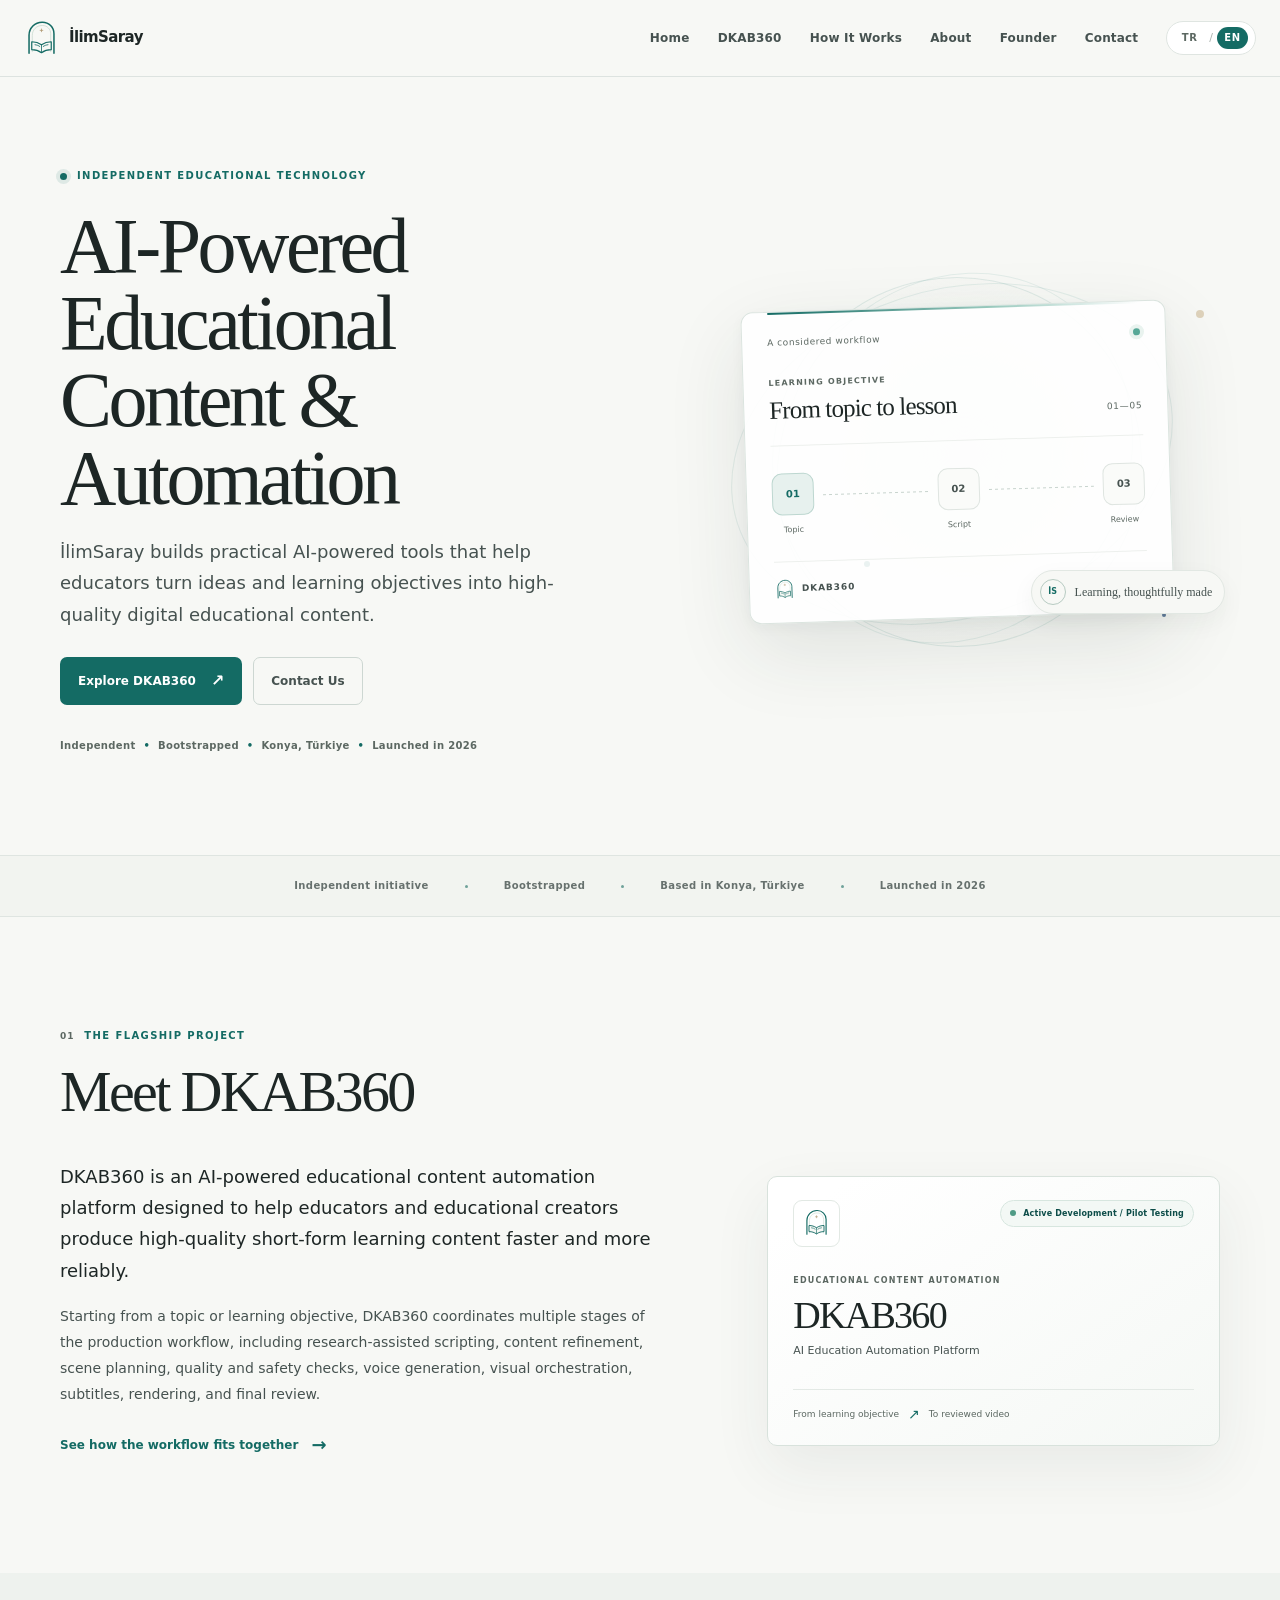
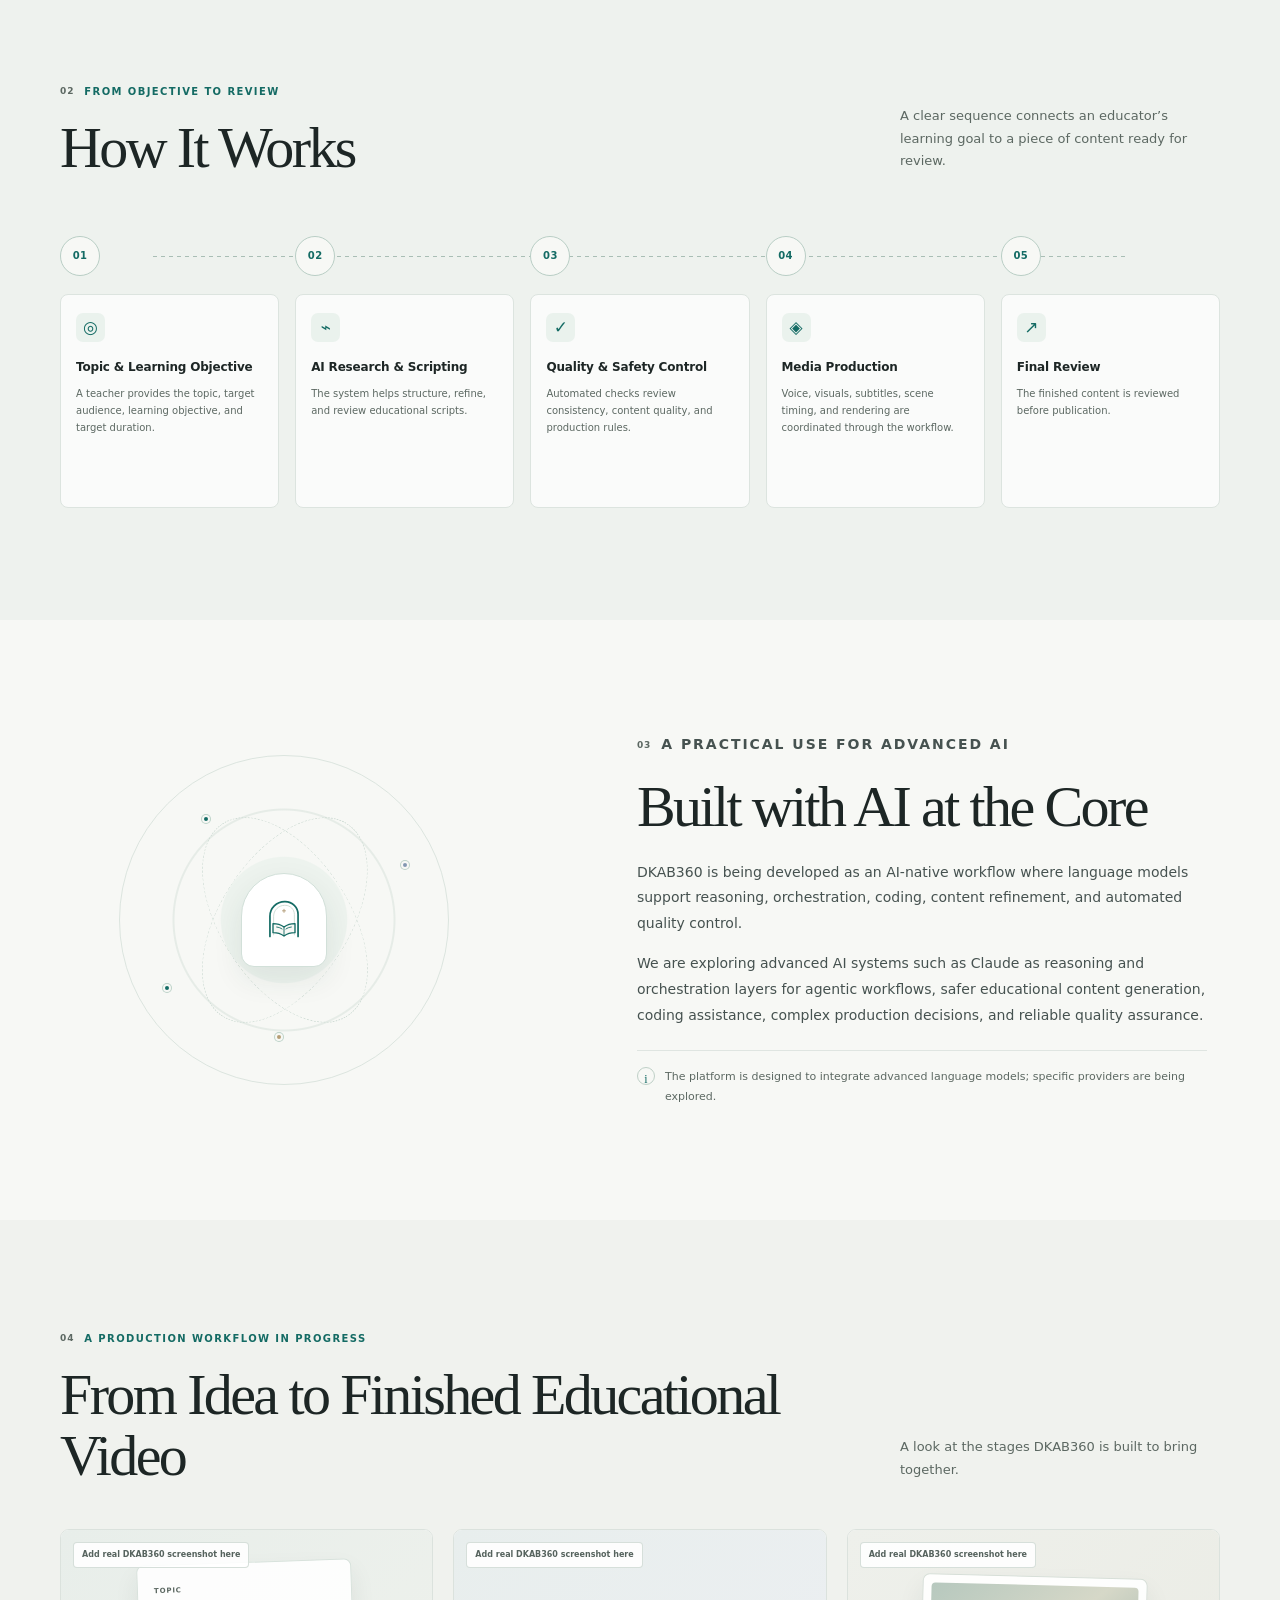
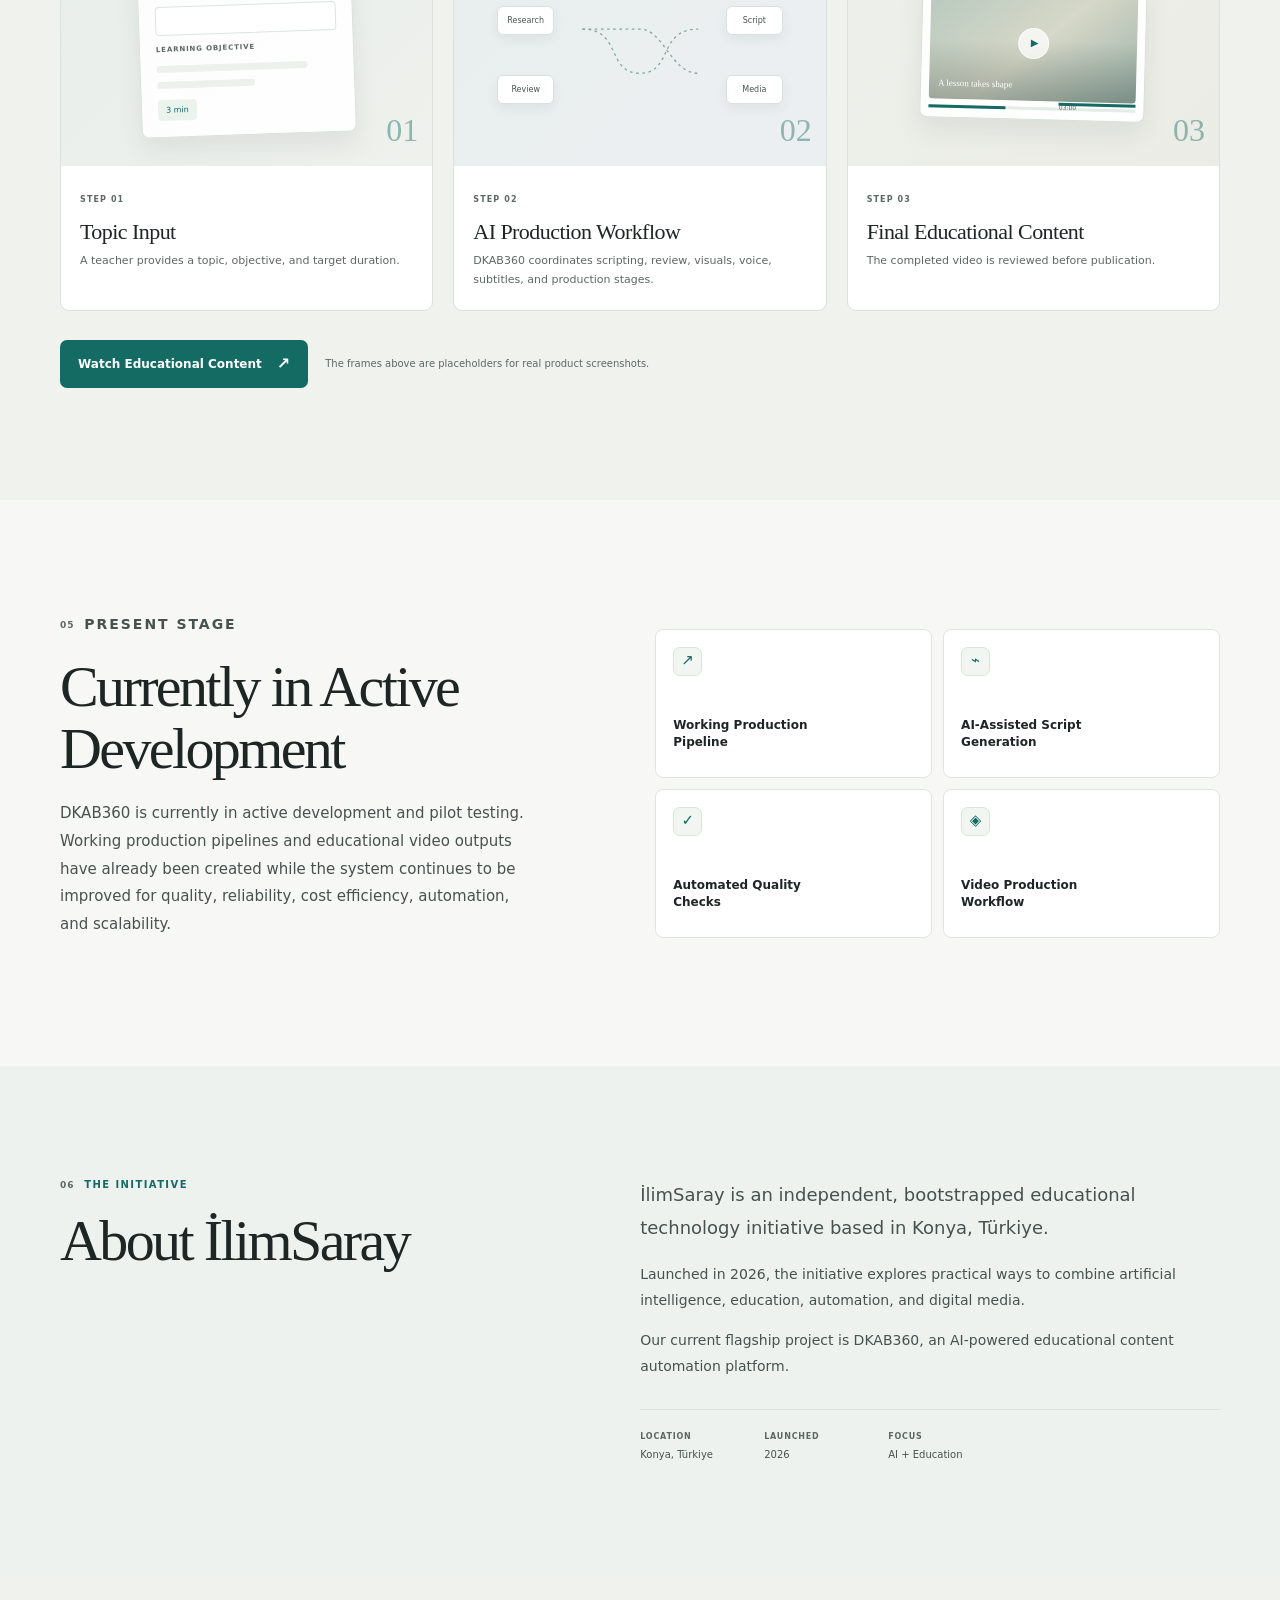
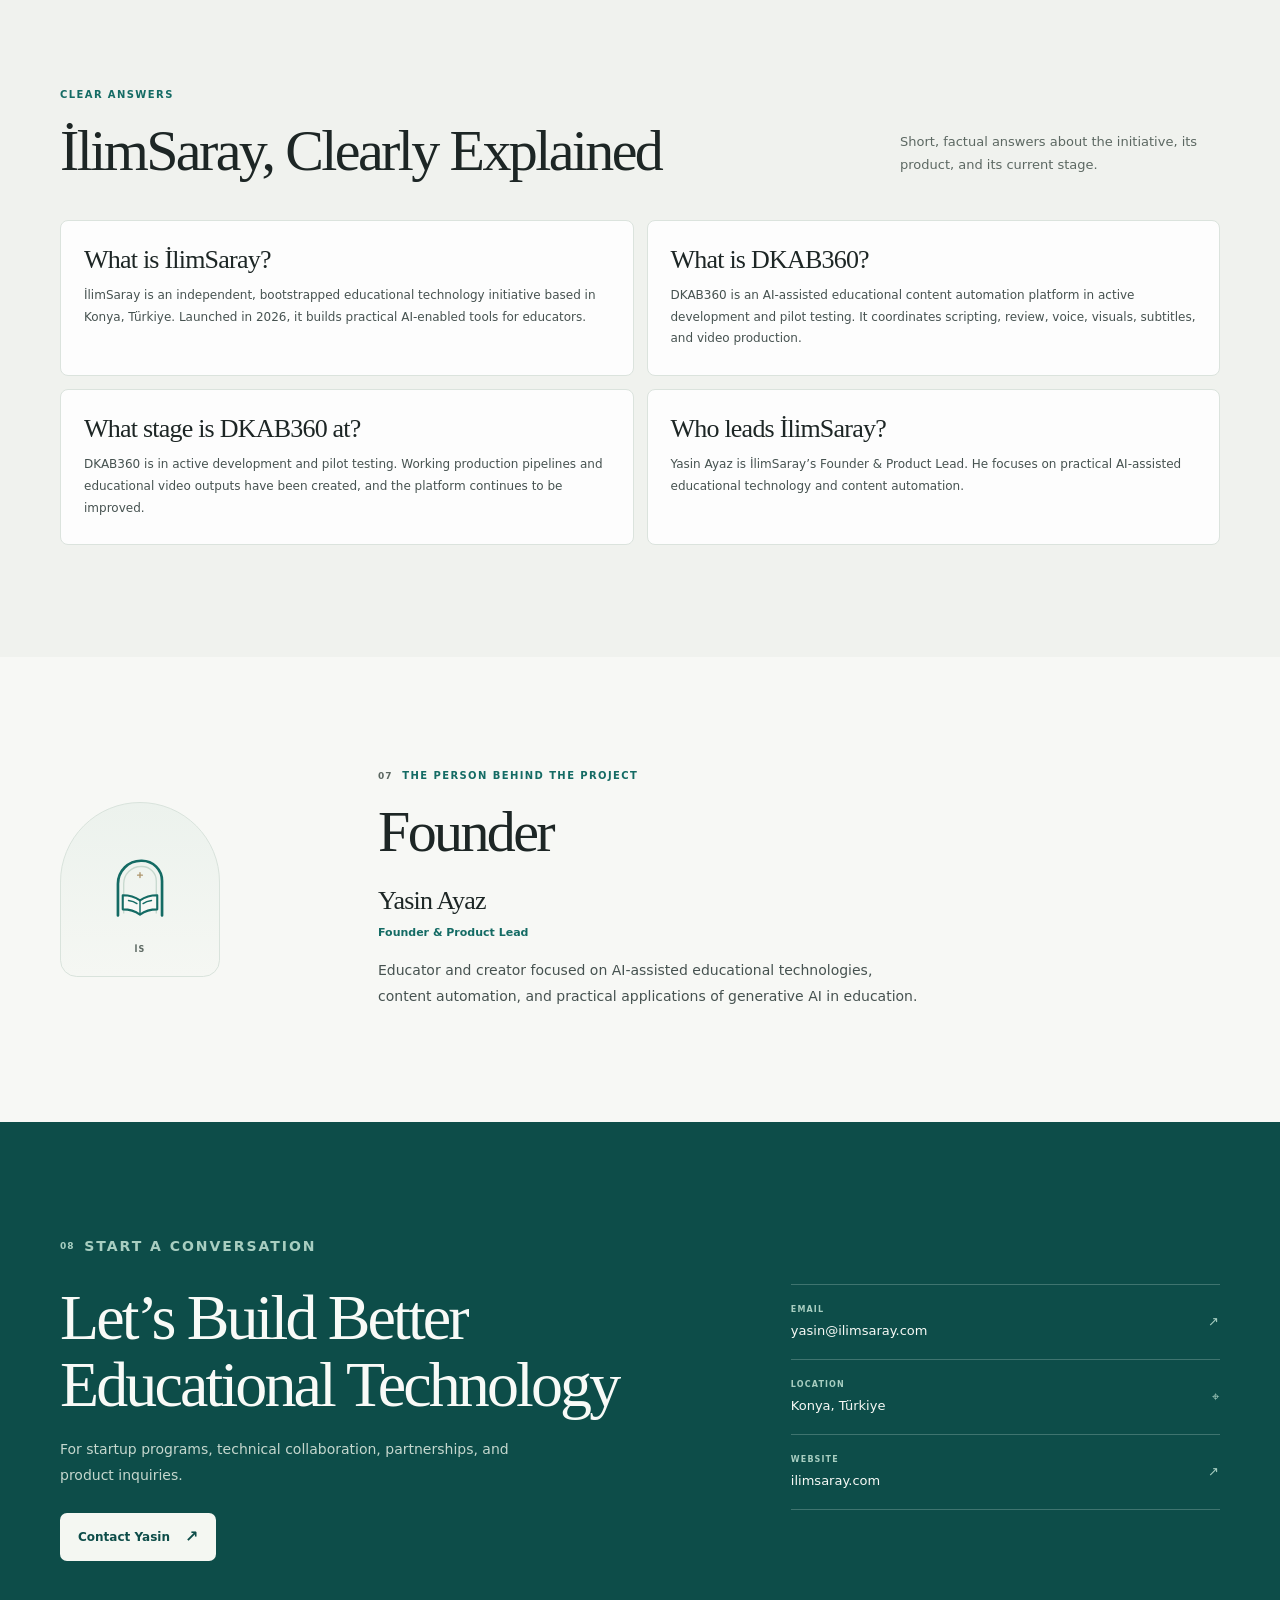
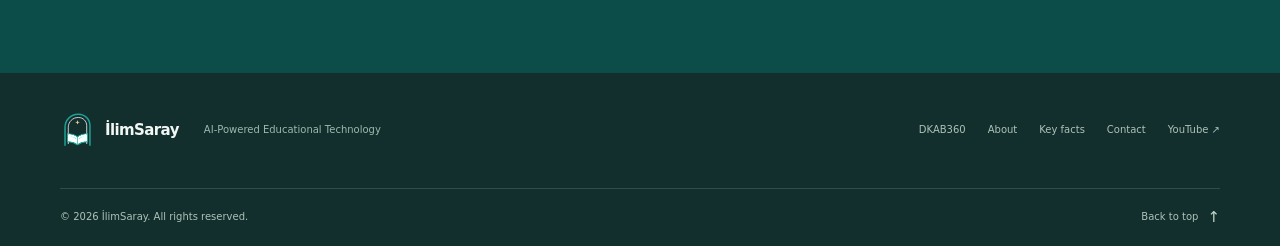
<file: index.html>
<!doctype html>
<html lang="en">
  <head>
    <meta charset="utf-8" />
    <meta name="viewport" content="width=device-width, initial-scale=1" />
    <meta name="theme-color" content="#f7f8f5" />
    <title>İlimSaray | AI Education &amp; DKAB360</title>
    <meta name="description" content="İlimSaray is a bootstrapped EdTech initiative in Konya, Türkiye. DKAB360 is its AI-assisted content platform in active development and pilot testing." />
    <meta name="keywords" content="AI education, educational technology, EdTech, DKAB360, AI automation, educational content automation, artificial intelligence in education" />
    <meta name="author" content="Yasin Ayaz" />
    <meta name="robots" content="index, follow" />
    <link rel="canonical" href="https://www.ilimsaray.com/" />
    <link rel="alternate" hreflang="en" href="https://www.ilimsaray.com/" />
    <link rel="alternate" hreflang="tr" href="https://www.ilimsaray.com/tr/" />
    <link rel="alternate" hreflang="x-default" href="https://www.ilimsaray.com/" />
    <link rel="icon" href="/brand-mark.svg" type="image/svg+xml" />
    <link rel="preload" href="/styles.css" as="style" />
    <link rel="stylesheet" href="/styles.css" />
    <meta property="og:type" content="website" />
    <meta property="og:site_name" content="İlimSaray" />
    <meta property="og:title" content="İlimSaray | AI Education &amp; DKAB360" />
    <meta property="og:description" content="İlimSaray is a bootstrapped EdTech initiative in Konya, Türkiye. DKAB360 is its AI-assisted content platform in active development and pilot testing." />
    <meta property="og:url" content="https://www.ilimsaray.com/" />
    <meta property="og:image" content="https://www.ilimsaray.com/og-cover.png" />
    <meta property="og:image:type" content="image/png" />
    <meta property="og:image:width" content="1200" />
    <meta property="og:image:height" content="630" />
    <meta property="og:image:alt" content="İlimSaray — independent AI-powered educational technology in Konya, Türkiye." />
    <meta property="og:locale" content="en_US" />
    <meta property="og:locale:alternate" content="tr_TR" />
    <meta name="twitter:card" content="summary_large_image" />
    <meta name="twitter:title" content="İlimSaray | AI Education &amp; DKAB360" />
    <meta name="twitter:description" content="İlimSaray is a bootstrapped EdTech initiative in Konya, Türkiye. DKAB360 is its AI-assisted content platform in active development and pilot testing." />
    <meta name="twitter:image" content="https://www.ilimsaray.com/og-cover.png" />
    <script type="application/ld+json">
      {
        "@context": "https://schema.org",
        "@graph": [
          {
            "@type": "Organization",
            "@id": "https://www.ilimsaray.com/#organization",
            "name": "İlimSaray",
            "url": "https://www.ilimsaray.com/",
            "description": "Independent, bootstrapped educational technology initiative based in Konya, Türkiye, launched in 2026.",
            "email": "yasin@ilimsaray.com",
            "logo": "https://www.ilimsaray.com/brand-mark.svg",
            "address": { "@type": "PostalAddress", "addressLocality": "Konya", "addressCountry": "TR" },
            "founder": { "@id": "https://www.ilimsaray.com/#founder" },
            "sameAs": ["https://youtube.com/@yasinayazdkab"]
          },
          {
            "@type": "Person",
            "@id": "https://www.ilimsaray.com/#founder",
            "name": "Yasin Ayaz",
            "jobTitle": "Founder & Product Lead",
            "description": "Educator and creator focused on AI-assisted educational technologies, content automation, and practical applications of generative AI in education.",
            "worksFor": { "@id": "https://www.ilimsaray.com/#organization" }
          },
          {
            "@type": "WebSite",
            "@id": "https://www.ilimsaray.com/#website",
            "name": "İlimSaray",
            "url": "https://www.ilimsaray.com/",
            "publisher": { "@id": "https://www.ilimsaray.com/#organization" },
            "inLanguage": ["en", "tr"]
          },
          {
            "@type": "SoftwareApplication",
            "@id": "https://www.ilimsaray.com/#dkab360",
            "name": "DKAB360",
            "applicationCategory": "EducationalApplication",
            "description": "AI-powered educational content automation platform in active development and pilot testing.",
            "creator": { "@id": "https://www.ilimsaray.com/#organization" }
          },
          {
            "@type": "WebPage",
            "@id": "https://www.ilimsaray.com/#webpage",
            "url": "https://www.ilimsaray.com/",
            "name": "İlimSaray | AI Education & DKAB360",
            "description": "İlimSaray is a bootstrapped EdTech initiative in Konya, Türkiye. DKAB360 is its AI-assisted content platform in active development and pilot testing.",
            "inLanguage": "en",
            "isPartOf": { "@id": "https://www.ilimsaray.com/#website" },
            "about": [{ "@id": "https://www.ilimsaray.com/#organization" }, { "@id": "https://www.ilimsaray.com/#dkab360" }]
          }
        ]
      }
    </script>
    <script src="/app.js" defer></script>
  </head>
  <body>
    <a class="skip-link" href="#main">Skip to content</a>
    <header class="site-header">
      <div class="nav-shell">
        <a class="brand" href="#home" aria-label="İlimSaray home">
          <img src="/brand-mark.svg" width="38" height="42" alt="" />
          <span><strong>İlimSaray</strong></span>
        </a>
        <nav class="desktop-nav" aria-label="Primary navigation">
          <a href="#home">Home</a>
          <a href="#dkab360">DKAB360</a>
          <a href="#how-it-works">How It Works</a>
          <a href="#about">About</a>
          <a href="#founder">Founder</a>
          <a href="#contact">Contact</a>
        </nav>
        <div class="nav-tools">
          <div class="language-switch" role="group" aria-label="Choose language">
            <a class="language-option" href="/tr/" lang="tr" hreflang="tr" aria-label="Türkçe">TR</a>
            <span aria-hidden="true" class="language-divider">/</span>
            <a class="language-option is-active" href="/" lang="en" hreflang="en" aria-current="page" aria-label="English">EN</a>
          </div>
          <details class="mobile-menu">
            <summary class="menu-trigger" aria-label="Open navigation menu">
              <span class="menu-lines" aria-hidden="true"><i></i><i></i></span>
              <span class="sr-only">Menu</span>
            </summary>
            <nav class="mobile-nav" aria-label="Mobile navigation">
              <a href="#home">Home</a>
              <a href="#dkab360">DKAB360</a>
              <a href="#how-it-works">How It Works</a>
              <a href="#about">About</a>
              <a href="#founder">Founder</a>
              <a href="#contact">Contact</a>
            </nav>
          </details>
        </div>
      </div>
    </header>

    <main id="main">
      <section class="hero section-shell" id="home" aria-labelledby="hero-title">
        <div class="hero-copy">
          <p class="eyebrow"><span class="eyebrow-mark" aria-hidden="true"></span><span>Independent educational technology</span></p>
          <h1 id="hero-title">AI-Powered Educational Content &amp; Automation</h1>
          <p class="hero-intro">İlimSaray builds practical AI-powered tools that help educators turn ideas and learning objectives into high-quality digital educational content.</p>
          <div class="hero-actions">
            <a class="button button-primary" href="#dkab360"><span>Explore DKAB360</span><span class="button-arrow" aria-hidden="true">↗</span></a>
            <a class="button button-quiet" href="#contact">Contact Us</a>
          </div>
          <p class="credibility-line">Independent <span aria-hidden="true">•</span> Bootstrapped <span aria-hidden="true">•</span> Konya, Türkiye <span aria-hidden="true">•</span> Launched in 2026</p>
        </div>
        <div class="hero-art" aria-label="Illustrative DKAB360 educational production workflow">
          <div class="art-halo art-halo-one" aria-hidden="true"></div>
          <div class="art-halo art-halo-two" aria-hidden="true"></div>
          <div class="workflow-window">
            <div class="window-topline">
              <span class="window-label">A considered workflow</span>
              <span class="live-dot" aria-hidden="true"></span>
            </div>
            <div class="window-title-row">
              <div>
                <p class="mini-label">LEARNING OBJECTIVE</p>
                <p class="window-title">From topic to lesson</p>
              </div>
              <span class="window-step-count">01—05</span>
            </div>
            <div class="flow-steps" aria-label="Topic, script, quality review, media, final review">
              <div class="flow-step is-current"><span class="flow-icon icon-topic" aria-hidden="true">01</span><span>Topic</span></div>
              <span class="flow-connector" aria-hidden="true"></span>
              <div class="flow-step"><span class="flow-icon icon-script" aria-hidden="true">02</span><span>Script</span></div>
              <span class="flow-connector" aria-hidden="true"></span>
              <div class="flow-step"><span class="flow-icon icon-review" aria-hidden="true">03</span><span>Review</span></div>
            </div>
            <div class="window-footer">
              <div class="window-footer-mark"><img src="/brand-mark.svg" width="24" height="26" alt="" /><span>DKAB360</span></div>
              <span class="workflow-note">Workflow illustration</span>
            </div>
          </div>
          <div class="art-stamp"><span class="stamp-ring">İS</span><span>Learning, thoughtfully made</span></div>
        </div>
      </section>

      <div class="trust-strip" aria-label="Initiative details">
        <div class="trust-strip-inner">
          <span>Independent initiative</span><span class="trust-dot" aria-hidden="true"></span>
          <span>Bootstrapped</span><span class="trust-dot" aria-hidden="true"></span>
          <span>Based in Konya, Türkiye</span><span class="trust-dot" aria-hidden="true"></span>
          <span>Launched in 2026</span>
        </div>
      </div>

      <section class="content-section product-section section-shell" id="dkab360" aria-labelledby="product-heading">
        <div class="section-heading">
          <p class="eyebrow section-eyebrow"><span class="section-index">01</span><span>The flagship project</span></p>
          <h2 id="product-heading">Meet DKAB360</h2>
        </div>
        <div class="product-layout">
          <div class="product-copy">
            <p class="lead-copy">DKAB360 is an AI-powered educational content automation platform designed to help educators and educational creators produce high-quality short-form learning content faster and more reliably.</p>
            <p>Starting from a topic or learning objective, DKAB360 coordinates multiple stages of the production workflow, including research-assisted scripting, content refinement, scene planning, quality and safety checks, voice generation, visual orchestration, subtitles, rendering, and final review.</p>
            <a class="text-link" href="#how-it-works"><span>See how the workflow fits together</span><span aria-hidden="true">→</span></a>
          </div>
          <article class="product-card">
            <div class="product-card-top">
              <span class="product-mark"><img src="/brand-mark.svg" width="36" height="40" alt="" /></span>
              <span class="status-pill"><span aria-hidden="true"></span><span>Active Development / Pilot Testing</span></span>
            </div>
            <div class="product-card-body">
              <p class="mini-label">EDUCATIONAL CONTENT AUTOMATION</p>
              <h3>DKAB360</h3>
              <p>AI Education Automation Platform</p>
            </div>
            <div class="product-card-bottom"><span>From learning objective</span><span class="bottom-arrow" aria-hidden="true">↗</span><span>To reviewed video</span></div>
          </article>
        </div>
      </section>

      <section class="content-section workflow-section" id="how-it-works" aria-labelledby="workflow-heading">
        <div class="section-shell">
          <div class="section-heading section-heading-row">
            <div><p class="eyebrow section-eyebrow"><span class="section-index">02</span><span>From objective to review</span></p><h2 id="workflow-heading">How It Works</h2></div>
            <p class="heading-aside">A clear sequence connects an educator’s learning goal to a piece of content ready for review.</p>
          </div>
          <ol class="workflow-timeline">
            <li class="timeline-item"><span class="timeline-number">01</span><div class="timeline-card"><span class="timeline-symbol symbol-target" aria-hidden="true">◎</span><h3>Topic &amp; Learning Objective</h3><p>A teacher provides the topic, target audience, learning objective, and target duration.</p></div></li>
            <li class="timeline-item"><span class="timeline-number">02</span><div class="timeline-card"><span class="timeline-symbol symbol-script" aria-hidden="true">⌁</span><h3>AI Research &amp; Scripting</h3><p>The system helps structure, refine, and review educational scripts.</p></div></li>
            <li class="timeline-item"><span class="timeline-number">03</span><div class="timeline-card"><span class="timeline-symbol symbol-check" aria-hidden="true">✓</span><h3>Quality &amp; Safety Control</h3><p>Automated checks review consistency, content quality, and production rules.</p></div></li>
            <li class="timeline-item"><span class="timeline-number">04</span><div class="timeline-card"><span class="timeline-symbol symbol-media" aria-hidden="true">◈</span><h3>Media Production</h3><p>Voice, visuals, subtitles, scene timing, and rendering are coordinated through the workflow.</p></div></li>
            <li class="timeline-item"><span class="timeline-number">05</span><div class="timeline-card"><span class="timeline-symbol symbol-review" aria-hidden="true">↗</span><h3>Final Review</h3><p>The finished content is reviewed before publication.</p></div></li>
          </ol>
        </div>
      </section>

      <section class="content-section ai-section section-shell" id="ai-at-core" aria-labelledby="ai-heading">
        <div class="ai-orbit" aria-hidden="true"><span></span><span></span><span></span><span></span><div class="orbit-core"><img src="/brand-mark.svg" width="44" height="48" alt="" /></div></div>
        <div class="ai-copy"><p class="eyebrow section-eyebrow"><span class="section-index">03</span><span>A practical use for advanced AI</span></p><h2 id="ai-heading">Built with AI at the Core</h2><p class="lead-copy">DKAB360 is being developed as an AI-native workflow where language models support reasoning, orchestration, coding, content refinement, and automated quality control.</p><p>We are exploring advanced AI systems such as Claude as reasoning and orchestration layers for agentic workflows, safer educational content generation, coding assistance, complex production decisions, and reliable quality assurance.</p><p class="ai-note"><span class="note-mark" aria-hidden="true">i</span><span>The platform is designed to integrate advanced language models; specific providers are being explored.</span></p></div>
      </section>

      <section class="content-section proof-section" id="product-proof" aria-labelledby="proof-heading">
        <div class="section-shell">
          <div class="section-heading section-heading-row">
            <div><p class="eyebrow section-eyebrow"><span class="section-index">04</span><span>A production workflow in progress</span></p><h2 id="proof-heading">From Idea to Finished Educational Video</h2></div>
            <p class="heading-aside">A look at the stages DKAB360 is built to bring together.</p>
          </div>
          <div class="proof-grid">
            <article class="proof-card">
              <div class="proof-art proof-art-input" role="img" aria-label="Add real DKAB360 screenshot here"><span class="proof-kicker">Add real DKAB360 screenshot here</span><div class="mock-form"><span class="mock-label">TOPIC</span><span class="mock-line mock-line-wide"></span><span class="mock-label">LEARNING OBJECTIVE</span><span class="mock-line"></span><span class="mock-line mock-line-short"></span><span class="mock-chip">3 min</span></div><span class="proof-step-mark">01</span></div>
              <div class="proof-card-copy"><span class="card-overline">STEP 01</span><h3>Topic Input</h3><p>A teacher provides a topic, objective, and target duration.</p></div>
            </article>
            <article class="proof-card">
              <div class="proof-art proof-art-workflow" role="img" aria-label="Add real DKAB360 screenshot here"><span class="proof-kicker">Add real DKAB360 screenshot here</span><div class="mock-flow"><span class="mock-node node-a">Research</span><span class="mock-node node-b">Script</span><span class="mock-node node-c">Review</span><span class="mock-node node-d">Media</span><svg viewBox="0 0 220 130" aria-hidden="true"><path d="M45 43 C90 43 72 93 110 93 S130 43 176 43" /><path d="M45 43 C70 43 83 43 110 43 S145 93 176 93" /></svg></div><span class="proof-step-mark">02</span></div>
              <div class="proof-card-copy"><span class="card-overline">STEP 02</span><h3>AI Production Workflow</h3><p>DKAB360 coordinates scripting, review, visuals, voice, subtitles, and production stages.</p></div>
            </article>
            <article class="proof-card">
              <div class="proof-art proof-art-output" role="img" aria-label="Add real DKAB360 screenshot here"><span class="proof-kicker">Add real DKAB360 screenshot here</span><div class="mock-video"><div class="video-surface"><span class="video-play" aria-hidden="true">▶</span><span class="video-caption">A lesson takes shape</span></div><div class="video-controls"><span></span><span class="video-time">03:00</span></div></div><span class="proof-step-mark">03</span></div>
              <div class="proof-card-copy"><span class="card-overline">STEP 03</span><h3>Final Educational Content</h3><p>The completed video is reviewed before publication.</p></div>
            </article>
          </div>
          <div class="proof-action"><a class="button button-primary" href="https://youtube.com/@yasinayazdkab" target="_blank" rel="noopener noreferrer"><span>Watch Educational Content</span><span class="button-arrow" aria-hidden="true">↗</span></a><p>The frames above are placeholders for real product screenshots.</p></div>
        </div>
      </section>

      <section class="content-section stage-section section-shell" id="development" aria-labelledby="stage-heading">
        <div class="stage-intro"><p class="eyebrow section-eyebrow"><span class="section-index">05</span><span>Present stage</span></p><h2 id="stage-heading">Currently in Active Development</h2><p class="lead-copy">DKAB360 is currently in active development and pilot testing. Working production pipelines and educational video outputs have already been created while the system continues to be improved for quality, reliability, cost efficiency, automation, and scalability.</p></div>
        <div class="stage-cards">
          <article class="stage-card"><span class="stage-card-icon" aria-hidden="true">↗</span><h3>Working Production Pipeline</h3></article>
          <article class="stage-card"><span class="stage-card-icon" aria-hidden="true">⌁</span><h3>AI-Assisted Script Generation</h3></article>
          <article class="stage-card"><span class="stage-card-icon" aria-hidden="true">✓</span><h3>Automated Quality Checks</h3></article>
          <article class="stage-card"><span class="stage-card-icon" aria-hidden="true">◈</span><h3>Video Production Workflow</h3></article>
        </div>
      </section>

      <section class="content-section about-section" id="about" aria-labelledby="about-heading">
        <div class="section-shell about-layout">
          <div class="section-heading"><p class="eyebrow section-eyebrow"><span class="section-index">06</span><span>The initiative</span></p><h2 id="about-heading">About İlimSaray</h2></div>
          <div class="about-copy"><p class="lead-copy">İlimSaray is an independent, bootstrapped educational technology initiative based in Konya, Türkiye.</p><p>Launched in 2026, the initiative explores practical ways to combine artificial intelligence, education, automation, and digital media.</p><p>Our current flagship project is DKAB360, an AI-powered educational content automation platform.</p><div class="about-facts"><span><strong>Location</strong><span>Konya, Türkiye</span></span><span><strong>Launched</strong><span>2026</span></span><span><strong>Focus</strong><span>AI + Education</span></span></div></div>
        </div>
      </section>

      <section class="content-section answers-section" id="answers" aria-labelledby="answers-heading">
        <div class="section-shell">
          <div class="section-heading section-heading-row">
            <div><p class="eyebrow section-eyebrow">Clear answers</p><h2 id="answers-heading">İlimSaray, Clearly Explained</h2></div>
            <p class="heading-aside">Short, factual answers about the initiative, its product, and its current stage.</p>
          </div>
          <dl class="answer-list">
            <div class="answer-item"><dt>What is İlimSaray?</dt><dd>İlimSaray is an independent, bootstrapped educational technology initiative based in Konya, Türkiye. Launched in 2026, it builds practical AI-enabled tools for educators.</dd></div>
            <div class="answer-item"><dt>What is DKAB360?</dt><dd>DKAB360 is an AI-assisted educational content automation platform in active development and pilot testing. It coordinates scripting, review, voice, visuals, subtitles, and video production.</dd></div>
            <div class="answer-item"><dt>What stage is DKAB360 at?</dt><dd>DKAB360 is in active development and pilot testing. Working production pipelines and educational video outputs have been created, and the platform continues to be improved.</dd></div>
            <div class="answer-item"><dt>Who leads İlimSaray?</dt><dd>Yasin Ayaz is İlimSaray’s Founder &amp; Product Lead. He focuses on practical AI-assisted educational technology and content automation.</dd></div>
          </dl>
        </div>
      </section>

      <section class="content-section founder-section section-shell" id="founder" aria-labelledby="founder-heading">
        <div class="founder-mark" aria-hidden="true"><img src="/brand-mark.svg" width="66" height="72" alt="" /><span>İS</span></div>
        <div class="founder-copy"><p class="eyebrow section-eyebrow"><span class="section-index">07</span><span>The person behind the project</span></p><h2 id="founder-heading">Founder</h2><p class="founder-name">Yasin Ayaz</p><p class="founder-role">Founder &amp; Product Lead</p><p class="founder-bio">Educator and creator focused on AI-assisted educational technologies, content automation, and practical applications of generative AI in education.</p></div>
      </section>

      <section class="content-section contact-section" id="contact" aria-labelledby="contact-heading">
        <div class="section-shell contact-layout">
          <div class="contact-copy"><p class="eyebrow section-eyebrow"><span class="section-index">08</span><span>Start a conversation</span></p><h2 id="contact-heading">Let’s Build Better Educational Technology</h2><p>For startup programs, technical collaboration, partnerships, and product inquiries.</p><a class="button button-light" href="mailto:yasin@ilimsaray.com"><span>Contact Yasin</span><span class="button-arrow" aria-hidden="true">↗</span></a></div>
          <div class="contact-details"><a href="mailto:yasin@ilimsaray.com" class="contact-detail"><span class="detail-label">EMAIL</span><span>yasin@ilimsaray.com</span><span class="detail-arrow" aria-hidden="true">↗</span></a><div class="contact-detail"><span class="detail-label">LOCATION</span><span>Konya, Türkiye</span><span class="detail-symbol" aria-hidden="true">⌖</span></div><a href="https://www.ilimsaray.com" target="_blank" rel="noopener noreferrer" class="contact-detail"><span class="detail-label">WEBSITE</span><span>ilimsaray.com</span><span class="detail-arrow" aria-hidden="true">↗</span></a></div>
        </div>
      </section>
    </main>

    <footer class="site-footer">
      <div class="section-shell footer-main">
        <a class="brand footer-brand" href="#home"><img src="/brand-mark.svg" width="38" height="42" alt="" /><span><strong>İlimSaray</strong></span></a>
        <p class="footer-tagline">AI-Powered Educational Technology</p>
        <nav class="footer-links" aria-label="Footer navigation"><a href="#dkab360">DKAB360</a><a href="#about">About</a><a href="#answers">Key facts</a><a href="#contact">Contact</a><a href="https://youtube.com/@yasinayazdkab" target="_blank" rel="noopener noreferrer">YouTube ↗</a></nav>
      </div>
      <div class="section-shell footer-bottom"><span>© 2026 İlimSaray. All rights reserved.</span><a href="#home" class="back-to-top"><span>Back to top</span><span aria-hidden="true">↑</span></a></div>
    </footer>
  </body>
</html>
</file>
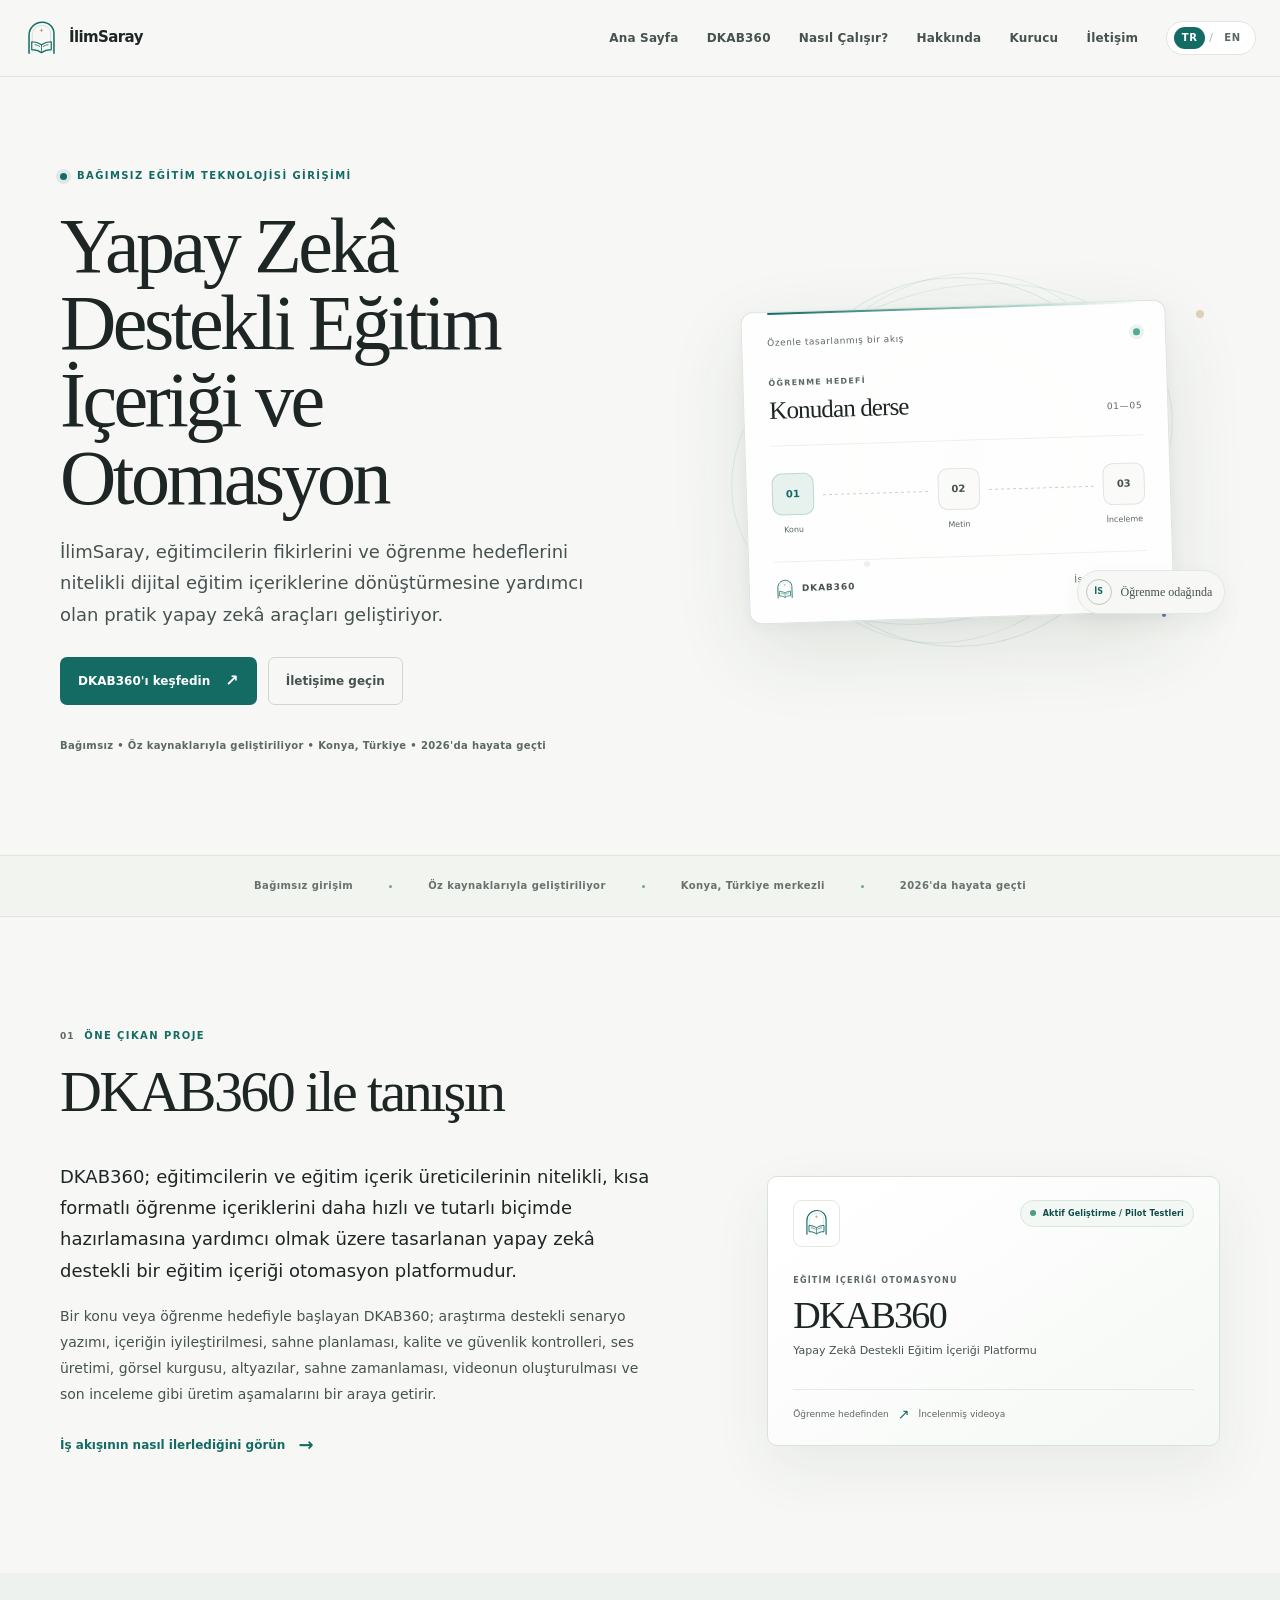
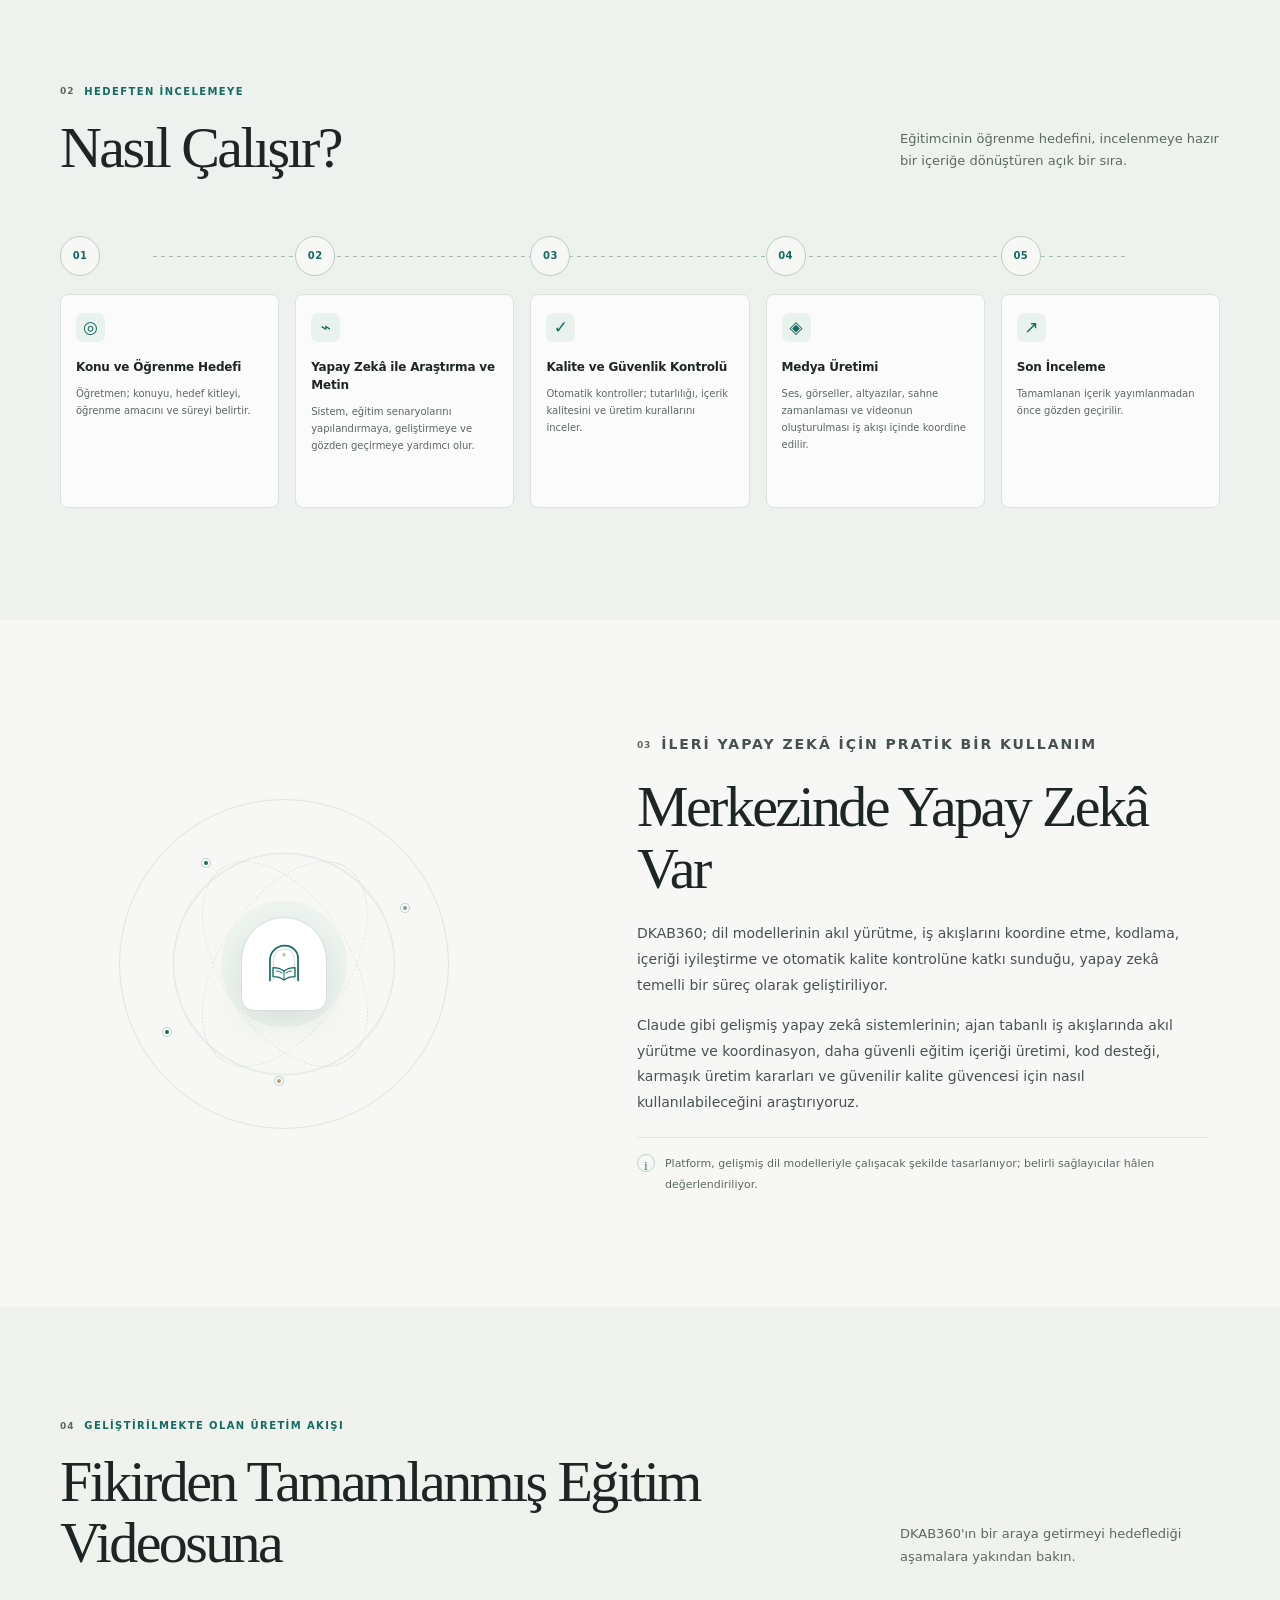
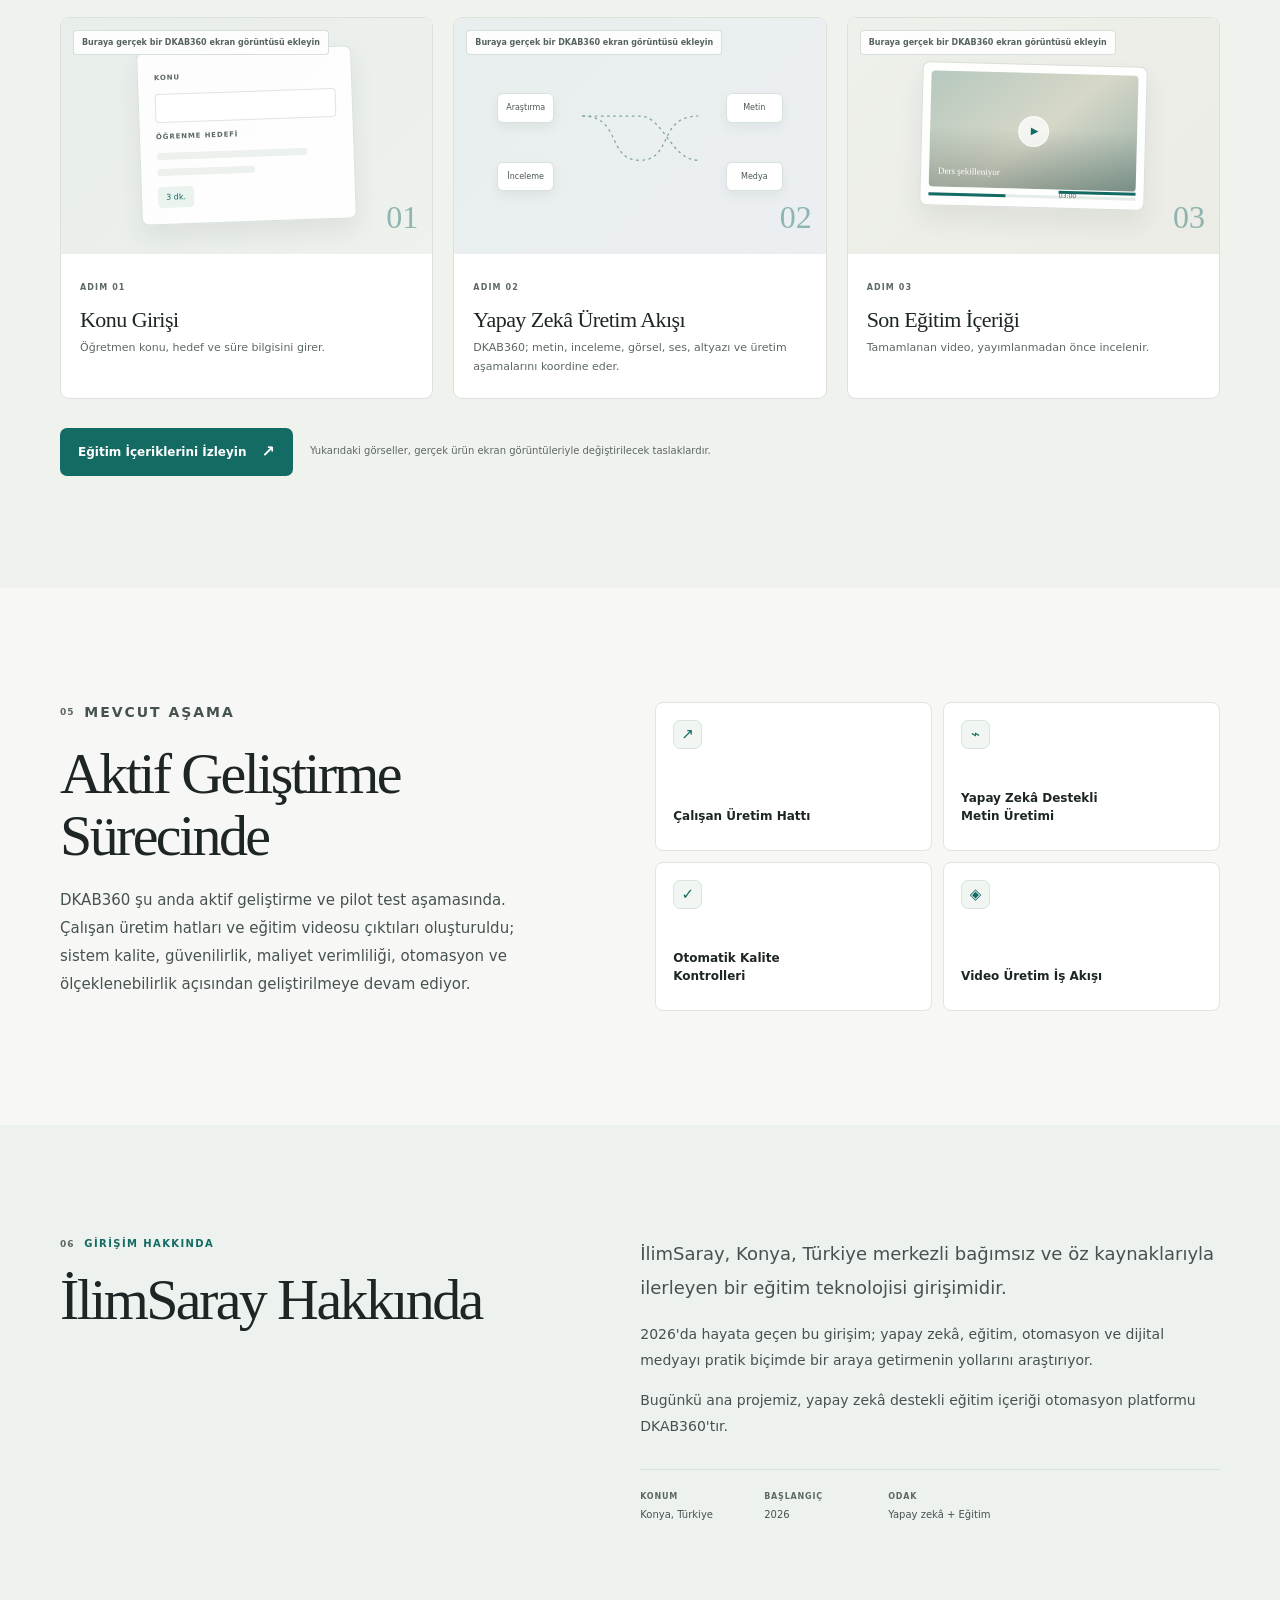
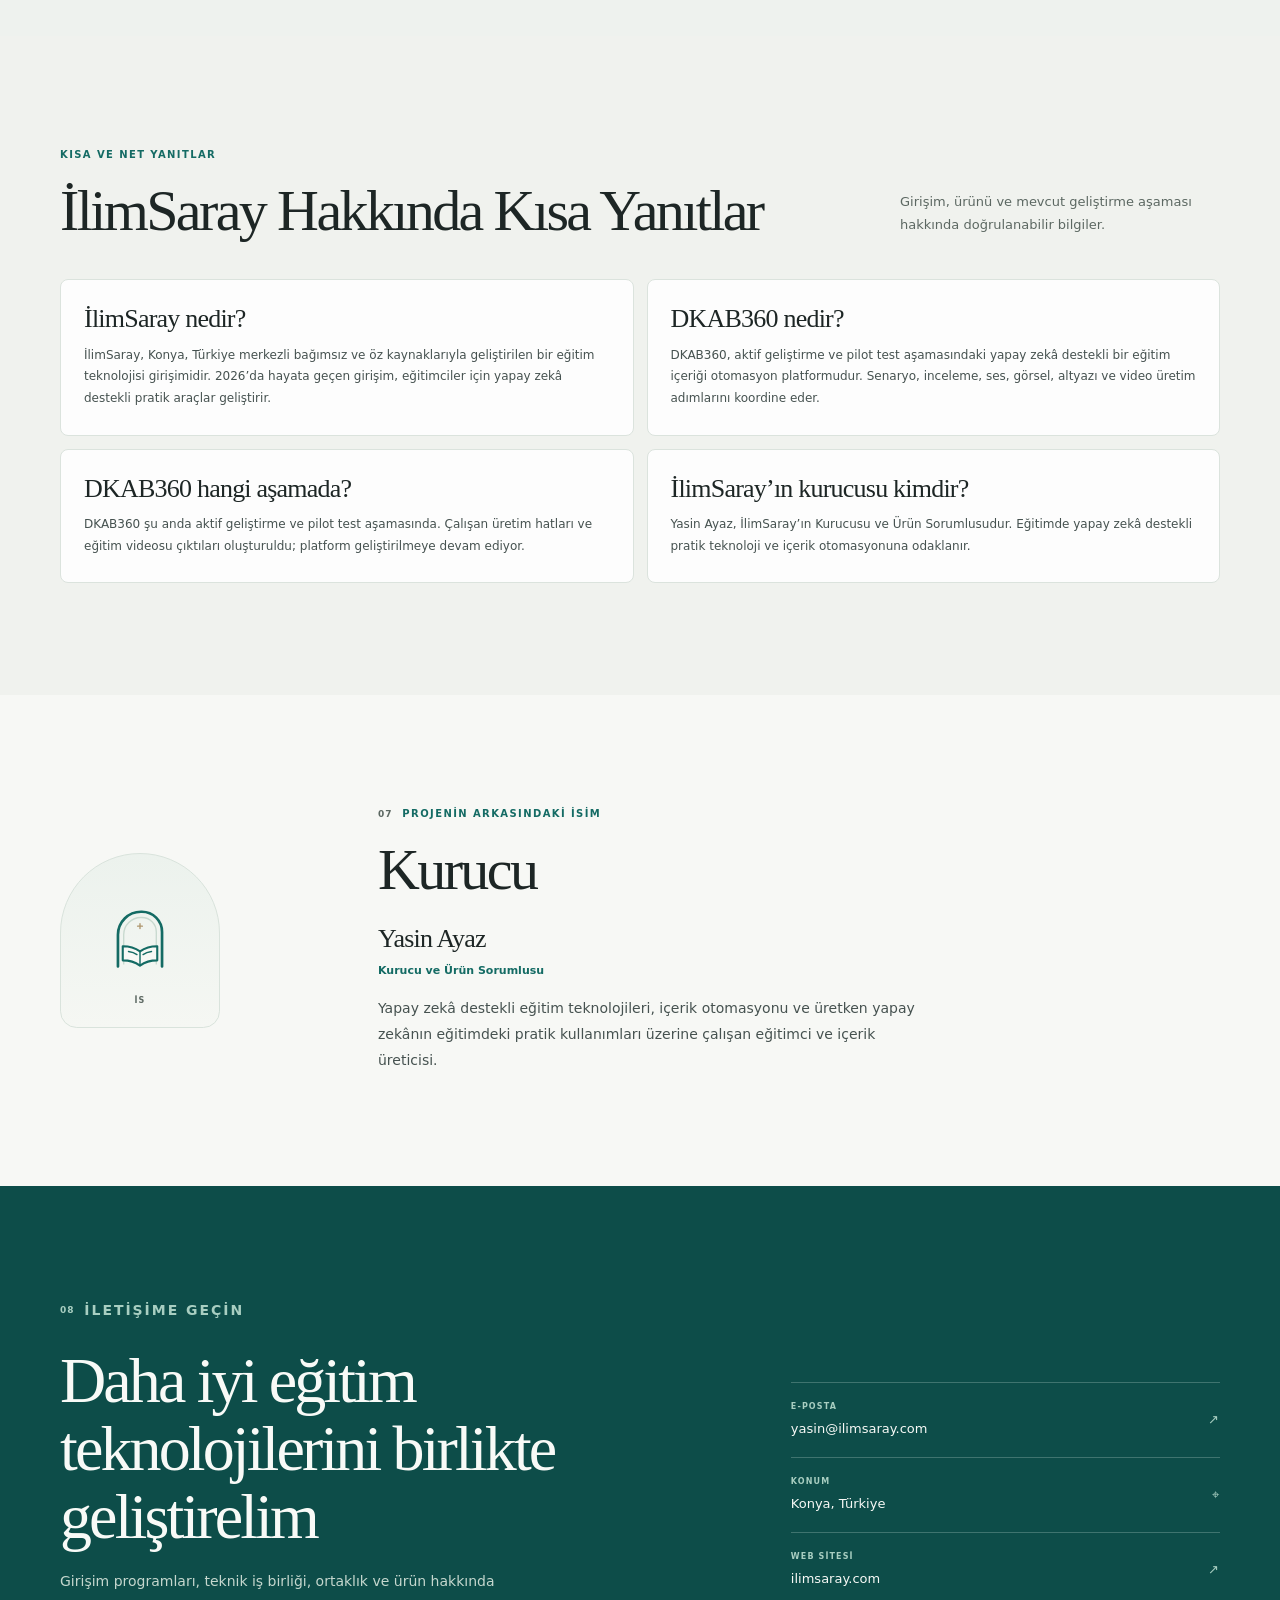
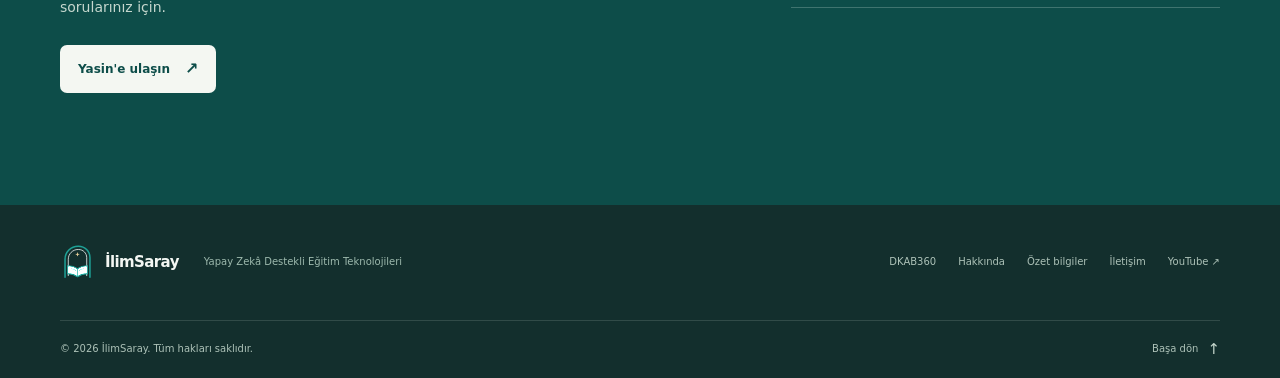
<file: tr/index.html>
<!doctype html>
<html lang="tr">
  <head>
    <meta charset="utf-8" />
    <meta name="viewport" content="width=device-width, initial-scale=1" />
    <meta name="theme-color" content="#f7f8f5" />
    <title>İlimSaray | Yapay Zekâ ve Eğitim Teknolojisi</title>
    <meta name="description" content="İlimSaray, Konya merkezli bağımsız bir EdTech girişimidir. DKAB360, aktif geliştirme ve pilot test aşamasındaki yapay zekâ destekli eğitim içeriği platformudur." />
    <meta name="keywords" content="yapay zekâ eğitimi, eğitim teknolojileri, EdTech Türkiye, DKAB360, eğitim içeriği otomasyonu, eğitimde yapay zekâ" />
    <meta name="author" content="Yasin Ayaz" />
    <meta name="robots" content="index, follow" />
    <link rel="canonical" href="https://www.ilimsaray.com/tr/" />
    <link rel="alternate" hreflang="en" href="https://www.ilimsaray.com/" />
    <link rel="alternate" hreflang="tr" href="https://www.ilimsaray.com/tr/" />
    <link rel="alternate" hreflang="x-default" href="https://www.ilimsaray.com/" />
    <link rel="icon" href="/brand-mark.svg" type="image/svg+xml" />
    <link rel="preload" href="/styles.css" as="style" />
    <link rel="stylesheet" href="/styles.css" />
    <meta property="og:type" content="website" />
    <meta property="og:site_name" content="İlimSaray" />
    <meta property="og:title" content="İlimSaray | Yapay Zekâ ve Eğitim Teknolojisi" />
    <meta property="og:description" content="İlimSaray, Konya merkezli bağımsız bir EdTech girişimidir. DKAB360, aktif geliştirme ve pilot test aşamasındaki yapay zekâ destekli eğitim içeriği platformudur." />
    <meta property="og:url" content="https://www.ilimsaray.com/tr/" />
    <meta property="og:image" content="https://www.ilimsaray.com/og-cover-tr.png" />
    <meta property="og:image:type" content="image/png" />
    <meta property="og:image:width" content="1200" />
    <meta property="og:image:height" content="630" />
    <meta property="og:image:alt" content="İlimSaray — Konya merkezli yapay zekâ destekli eğitim teknolojisi girişimi." />
    <meta property="og:locale" content="tr_TR" />
    <meta property="og:locale:alternate" content="en_US" />
    <meta name="twitter:card" content="summary_large_image" />
    <meta name="twitter:title" content="İlimSaray | Yapay Zekâ ve Eğitim Teknolojisi" />
    <meta name="twitter:description" content="İlimSaray, Konya merkezli bağımsız bir EdTech girişimidir. DKAB360, aktif geliştirme ve pilot test aşamasındaki yapay zekâ destekli eğitim içeriği platformudur." />
    <meta name="twitter:image" content="https://www.ilimsaray.com/og-cover-tr.png" />
    <script type="application/ld+json">
{
  "@context": "https://schema.org",
  "@graph": [
    {
      "@type": "Organization",
      "@id": "https://www.ilimsaray.com/#organization",
      "name": "İlimSaray",
      "url": "https://www.ilimsaray.com/",
      "description": "2026’da hayata geçen, Konya, Türkiye merkezli bağımsız ve öz kaynaklarıyla ilerleyen eğitim teknolojisi girişimi.",
      "email": "yasin@ilimsaray.com",
      "logo": "https://www.ilimsaray.com/brand-mark.svg",
      "address": {
        "@type": "PostalAddress",
        "addressLocality": "Konya",
        "addressCountry": "TR"
      },
      "founder": {
        "@id": "https://www.ilimsaray.com/#founder"
      },
      "sameAs": [
        "https://youtube.com/@yasinayazdkab"
      ]
    },
    {
      "@type": "Person",
      "@id": "https://www.ilimsaray.com/#founder",
      "name": "Yasin Ayaz",
      "jobTitle": "Kurucu ve Ürün Sorumlusu",
      "description": "Yapay zekâ destekli eğitim teknolojileri, içerik otomasyonu ve üretken yapay zekânın eğitimdeki pratik kullanımları üzerine çalışan eğitimci ve içerik üreticisi.",
      "worksFor": {
        "@id": "https://www.ilimsaray.com/#organization"
      }
    },
    {
      "@type": "WebSite",
      "@id": "https://www.ilimsaray.com/#website",
      "name": "İlimSaray",
      "url": "https://www.ilimsaray.com/",
      "publisher": {
        "@id": "https://www.ilimsaray.com/#organization"
      },
      "inLanguage": [
        "en",
        "tr"
      ]
    },
    {
      "@type": "SoftwareApplication",
      "@id": "https://www.ilimsaray.com/#dkab360",
      "name": "DKAB360",
      "applicationCategory": "EducationalApplication",
      "description": "Aktif geliştirme ve pilot test aşamasındaki yapay zekâ destekli eğitim içeriği otomasyon platformu.",
      "creator": {
        "@id": "https://www.ilimsaray.com/#organization"
      }
    },
    {
      "@type": "WebPage",
      "@id": "https://www.ilimsaray.com/tr/#webpage",
      "url": "https://www.ilimsaray.com/tr/",
      "name": "İlimSaray | Yapay Zekâ ve Eğitim Teknolojisi",
      "description": "İlimSaray, Konya merkezli bağımsız bir EdTech girişimidir. DKAB360, aktif geliştirme ve pilot test aşamasındaki yapay zekâ destekli eğitim içeriği platformudur.",
      "inLanguage": "tr",
      "isPartOf": {
        "@id": "https://www.ilimsaray.com/#website"
      },
      "about": [
        {
          "@id": "https://www.ilimsaray.com/#organization"
        },
        {
          "@id": "https://www.ilimsaray.com/#dkab360"
        }
      ]
    }
  ]
}
</script>
    <script src="/app.js" defer></script>
  </head>
  <body>
    <a class="skip-link" href="#main">İçeriğe geç</a>
    <header class="site-header">
      <div class="nav-shell">
        <a class="brand" href="#home" aria-label="İlimSaray ana sayfa">
          <img src="/brand-mark.svg" width="38" height="42" alt="" />
          <span><strong>İlimSaray</strong></span>
        </a>
        <nav class="desktop-nav" aria-label="Ana gezinme">
          <a href="#home">Ana Sayfa</a>
          <a href="#dkab360">DKAB360</a>
          <a href="#how-it-works">Nasıl Çalışır?</a>
          <a href="#about">Hakkında</a>
          <a href="#founder">Kurucu</a>
          <a href="#contact">İletişim</a>
        </nav>
        <div class="nav-tools">
          <div class="language-switch" role="group" aria-label="Dil seçimi">
            <a class="language-option is-active" href="/tr/" lang="tr" hreflang="tr" aria-current="page" aria-label="Türkçe">TR</a>
            <span aria-hidden="true" class="language-divider">/</span>
            <a class="language-option" href="/" lang="en" hreflang="en" aria-label="English">EN</a>
          </div>
          <details class="mobile-menu">
            <summary class="menu-trigger" aria-label="Gezinme menüsünü aç">
              <span class="menu-lines" aria-hidden="true"><i></i><i></i></span>
              <span class="sr-only">Menü</span>
            </summary>
            <nav class="mobile-nav" aria-label="Mobil gezinme">
              <a href="#home">Ana Sayfa</a>
              <a href="#dkab360">DKAB360</a>
              <a href="#how-it-works">Nasıl Çalışır?</a>
              <a href="#about">Hakkında</a>
              <a href="#founder">Kurucu</a>
              <a href="#contact">İletişim</a>
            </nav>
          </details>
        </div>
      </div>
    </header>

    <main id="main">
      <section class="hero section-shell" id="home" aria-labelledby="hero-title">
        <div class="hero-copy">
          <p class="eyebrow"><span class="eyebrow-mark" aria-hidden="true"></span><span>Bağımsız eğitim teknolojisi girişimi</span></p>
          <h1 id="hero-title">Yapay Zekâ Destekli Eğitim İçeriği ve Otomasyon</h1>
          <p class="hero-intro">İlimSaray, eğitimcilerin fikirlerini ve öğrenme hedeflerini nitelikli dijital eğitim içeriklerine dönüştürmesine yardımcı olan pratik yapay zekâ araçları geliştiriyor.</p>
          <div class="hero-actions">
            <a class="button button-primary" href="#dkab360"><span>DKAB360'ı keşfedin</span><span class="button-arrow" aria-hidden="true">↗</span></a>
            <a class="button button-quiet" href="#contact">İletişime geçin</a>
          </div>
          <p class="credibility-line">Bağımsız • Öz kaynaklarıyla geliştiriliyor • Konya, Türkiye • 2026'da hayata geçti</p>
        </div>
        <div class="hero-art" aria-label="DKAB360 eğitim içeriği üretim iş akışı çizimi">
          <div class="art-halo art-halo-one" aria-hidden="true"></div>
          <div class="art-halo art-halo-two" aria-hidden="true"></div>
          <div class="workflow-window">
            <div class="window-topline">
              <span class="window-label">Özenle tasarlanmış bir akış</span>
              <span class="live-dot" aria-hidden="true"></span>
            </div>
            <div class="window-title-row">
              <div>
                <p class="mini-label">ÖĞRENME HEDEFİ</p>
                <p class="window-title">Konudan derse</p>
              </div>
              <span class="window-step-count">01—05</span>
            </div>
            <div class="flow-steps" aria-label="Konu, metin, kalite incelemesi, medya ve son inceleme">
              <div class="flow-step is-current"><span class="flow-icon icon-topic" aria-hidden="true">01</span><span>Konu</span></div>
              <span class="flow-connector" aria-hidden="true"></span>
              <div class="flow-step"><span class="flow-icon icon-script" aria-hidden="true">02</span><span>Metin</span></div>
              <span class="flow-connector" aria-hidden="true"></span>
              <div class="flow-step"><span class="flow-icon icon-review" aria-hidden="true">03</span><span>İnceleme</span></div>
            </div>
            <div class="window-footer">
              <div class="window-footer-mark"><img src="/brand-mark.svg" width="24" height="26" alt="" /><span>DKAB360</span></div>
              <span class="workflow-note">İş akışı şeması</span>
            </div>
          </div>
          <div class="art-stamp"><span class="stamp-ring">İS</span><span>Öğrenme odağında</span></div>
        </div>
      </section>

      <div class="trust-strip" aria-label="Girişim hakkında bilgiler">
        <div class="trust-strip-inner">
          <span>Bağımsız girişim</span><span class="trust-dot" aria-hidden="true"></span>
          <span>Öz kaynaklarıyla geliştiriliyor</span><span class="trust-dot" aria-hidden="true"></span>
          <span>Konya, Türkiye merkezli</span><span class="trust-dot" aria-hidden="true"></span>
          <span>2026'da hayata geçti</span>
        </div>
      </div>

      <section class="content-section product-section section-shell" id="dkab360" aria-labelledby="product-heading">
        <div class="section-heading">
          <p class="eyebrow section-eyebrow"><span class="section-index">01</span><span>Öne çıkan proje</span></p>
          <h2 id="product-heading">DKAB360 ile tanışın</h2>
        </div>
        <div class="product-layout">
          <div class="product-copy">
            <p class="lead-copy">DKAB360; eğitimcilerin ve eğitim içerik üreticilerinin nitelikli, kısa formatlı öğrenme içeriklerini daha hızlı ve tutarlı biçimde hazırlamasına yardımcı olmak üzere tasarlanan yapay zekâ destekli bir eğitim içeriği otomasyon platformudur.</p>
            <p>Bir konu veya öğrenme hedefiyle başlayan DKAB360; araştırma destekli senaryo yazımı, içeriğin iyileştirilmesi, sahne planlaması, kalite ve güvenlik kontrolleri, ses üretimi, görsel kurgusu, altyazılar, sahne zamanlaması, videonun oluşturulması ve son inceleme gibi üretim aşamalarını bir araya getirir.</p>
            <a class="text-link" href="#how-it-works"><span>İş akışının nasıl ilerlediğini görün</span><span aria-hidden="true">→</span></a>
          </div>
          <article class="product-card">
            <div class="product-card-top">
              <span class="product-mark"><img src="/brand-mark.svg" width="36" height="40" alt="" /></span>
              <span class="status-pill"><span aria-hidden="true"></span><span>Aktif Geliştirme / Pilot Testleri</span></span>
            </div>
            <div class="product-card-body">
              <p class="mini-label">EĞİTİM İÇERİĞİ OTOMASYONU</p>
              <h3>DKAB360</h3>
              <p>Yapay Zekâ Destekli Eğitim İçeriği Platformu</p>
            </div>
            <div class="product-card-bottom"><span>Öğrenme hedefinden</span><span class="bottom-arrow" aria-hidden="true">↗</span><span>İncelenmiş videoya</span></div>
          </article>
        </div>
      </section>

      <section class="content-section workflow-section" id="how-it-works" aria-labelledby="workflow-heading">
        <div class="section-shell">
          <div class="section-heading section-heading-row">
            <div><p class="eyebrow section-eyebrow"><span class="section-index">02</span><span>Hedeften incelemeye</span></p><h2 id="workflow-heading">Nasıl Çalışır?</h2></div>
            <p class="heading-aside">Eğitimcinin öğrenme hedefini, incelenmeye hazır bir içeriğe dönüştüren açık bir sıra.</p>
          </div>
          <ol class="workflow-timeline">
            <li class="timeline-item"><span class="timeline-number">01</span><div class="timeline-card"><span class="timeline-symbol symbol-target" aria-hidden="true">◎</span><h3>Konu ve Öğrenme Hedefi</h3><p>Öğretmen; konuyu, hedef kitleyi, öğrenme amacını ve süreyi belirtir.</p></div></li>
            <li class="timeline-item"><span class="timeline-number">02</span><div class="timeline-card"><span class="timeline-symbol symbol-script" aria-hidden="true">⌁</span><h3>Yapay Zekâ ile Araştırma ve Metin</h3><p>Sistem, eğitim senaryolarını yapılandırmaya, geliştirmeye ve gözden geçirmeye yardımcı olur.</p></div></li>
            <li class="timeline-item"><span class="timeline-number">03</span><div class="timeline-card"><span class="timeline-symbol symbol-check" aria-hidden="true">✓</span><h3>Kalite ve Güvenlik Kontrolü</h3><p>Otomatik kontroller; tutarlılığı, içerik kalitesini ve üretim kurallarını inceler.</p></div></li>
            <li class="timeline-item"><span class="timeline-number">04</span><div class="timeline-card"><span class="timeline-symbol symbol-media" aria-hidden="true">◈</span><h3>Medya Üretimi</h3><p>Ses, görseller, altyazılar, sahne zamanlaması ve videonun oluşturulması iş akışı içinde koordine edilir.</p></div></li>
            <li class="timeline-item"><span class="timeline-number">05</span><div class="timeline-card"><span class="timeline-symbol symbol-review" aria-hidden="true">↗</span><h3>Son İnceleme</h3><p>Tamamlanan içerik yayımlanmadan önce gözden geçirilir.</p></div></li>
          </ol>
        </div>
      </section>

      <section class="content-section ai-section section-shell" id="ai-at-core" aria-labelledby="ai-heading">
        <div class="ai-orbit" aria-hidden="true"><span></span><span></span><span></span><span></span><div class="orbit-core"><img src="/brand-mark.svg" width="44" height="48" alt="" /></div></div>
        <div class="ai-copy"><p class="eyebrow section-eyebrow"><span class="section-index">03</span><span>İleri yapay zekâ için pratik bir kullanım</span></p><h2 id="ai-heading">Merkezinde Yapay Zekâ Var</h2><p class="lead-copy">DKAB360; dil modellerinin akıl yürütme, iş akışlarını koordine etme, kodlama, içeriği iyileştirme ve otomatik kalite kontrolüne katkı sunduğu, yapay zekâ temelli bir süreç olarak geliştiriliyor.</p><p>Claude gibi gelişmiş yapay zekâ sistemlerinin; ajan tabanlı iş akışlarında akıl yürütme ve koordinasyon, daha güvenli eğitim içeriği üretimi, kod desteği, karmaşık üretim kararları ve güvenilir kalite güvencesi için nasıl kullanılabileceğini araştırıyoruz.</p><p class="ai-note"><span class="note-mark" aria-hidden="true">i</span><span>Platform, gelişmiş dil modelleriyle çalışacak şekilde tasarlanıyor; belirli sağlayıcılar hâlen değerlendiriliyor.</span></p></div>
      </section>

      <section class="content-section proof-section" id="product-proof" aria-labelledby="proof-heading">
        <div class="section-shell">
          <div class="section-heading section-heading-row">
            <div><p class="eyebrow section-eyebrow"><span class="section-index">04</span><span>Geliştirilmekte olan üretim akışı</span></p><h2 id="proof-heading">Fikirden Tamamlanmış Eğitim Videosuna</h2></div>
            <p class="heading-aside">DKAB360'ın bir araya getirmeyi hedeflediği aşamalara yakından bakın.</p>
          </div>
          <div class="proof-grid">
            <article class="proof-card">
              <div class="proof-art proof-art-input" role="img" aria-label="Buraya gerçek bir DKAB360 ekran görüntüsü ekleyin"><span class="proof-kicker">Buraya gerçek bir DKAB360 ekran görüntüsü ekleyin</span><div class="mock-form"><span class="mock-label">KONU</span><span class="mock-line mock-line-wide"></span><span class="mock-label">ÖĞRENME HEDEFİ</span><span class="mock-line"></span><span class="mock-line mock-line-short"></span><span class="mock-chip">3 dk.</span></div><span class="proof-step-mark">01</span></div>
              <div class="proof-card-copy"><span class="card-overline">ADIM 01</span><h3>Konu Girişi</h3><p>Öğretmen konu, hedef ve süre bilgisini girer.</p></div>
            </article>
            <article class="proof-card">
              <div class="proof-art proof-art-workflow" role="img" aria-label="Buraya gerçek bir DKAB360 ekran görüntüsü ekleyin"><span class="proof-kicker">Buraya gerçek bir DKAB360 ekran görüntüsü ekleyin</span><div class="mock-flow"><span class="mock-node node-a">Araştırma</span><span class="mock-node node-b">Metin</span><span class="mock-node node-c">İnceleme</span><span class="mock-node node-d">Medya</span><svg viewBox="0 0 220 130" aria-hidden="true"><path d="M45 43 C90 43 72 93 110 93 S130 43 176 43" /><path d="M45 43 C70 43 83 43 110 43 S145 93 176 93" /></svg></div><span class="proof-step-mark">02</span></div>
              <div class="proof-card-copy"><span class="card-overline">ADIM 02</span><h3>Yapay Zekâ Üretim Akışı</h3><p>DKAB360; metin, inceleme, görsel, ses, altyazı ve üretim aşamalarını koordine eder.</p></div>
            </article>
            <article class="proof-card">
              <div class="proof-art proof-art-output" role="img" aria-label="Buraya gerçek bir DKAB360 ekran görüntüsü ekleyin"><span class="proof-kicker">Buraya gerçek bir DKAB360 ekran görüntüsü ekleyin</span><div class="mock-video"><div class="video-surface"><span class="video-play" aria-hidden="true">▶</span><span class="video-caption">Ders şekilleniyor</span></div><div class="video-controls"><span></span><span class="video-time">03:00</span></div></div><span class="proof-step-mark">03</span></div>
              <div class="proof-card-copy"><span class="card-overline">ADIM 03</span><h3>Son Eğitim İçeriği</h3><p>Tamamlanan video, yayımlanmadan önce incelenir.</p></div>
            </article>
          </div>
          <div class="proof-action"><a class="button button-primary" href="https://youtube.com/@yasinayazdkab" target="_blank" rel="noopener noreferrer"><span>Eğitim İçeriklerini İzleyin</span><span class="button-arrow" aria-hidden="true">↗</span></a><p>Yukarıdaki görseller, gerçek ürün ekran görüntüleriyle değiştirilecek taslaklardır.</p></div>
        </div>
      </section>

      <section class="content-section stage-section section-shell" id="development" aria-labelledby="stage-heading">
        <div class="stage-intro"><p class="eyebrow section-eyebrow"><span class="section-index">05</span><span>Mevcut aşama</span></p><h2 id="stage-heading">Aktif Geliştirme Sürecinde</h2><p class="lead-copy">DKAB360 şu anda aktif geliştirme ve pilot test aşamasında. Çalışan üretim hatları ve eğitim videosu çıktıları oluşturuldu; sistem kalite, güvenilirlik, maliyet verimliliği, otomasyon ve ölçeklenebilirlik açısından geliştirilmeye devam ediyor.</p></div>
        <div class="stage-cards">
          <article class="stage-card"><span class="stage-card-icon" aria-hidden="true">↗</span><h3>Çalışan Üretim Hattı</h3></article>
          <article class="stage-card"><span class="stage-card-icon" aria-hidden="true">⌁</span><h3>Yapay Zekâ Destekli Metin Üretimi</h3></article>
          <article class="stage-card"><span class="stage-card-icon" aria-hidden="true">✓</span><h3>Otomatik Kalite Kontrolleri</h3></article>
          <article class="stage-card"><span class="stage-card-icon" aria-hidden="true">◈</span><h3>Video Üretim İş Akışı</h3></article>
        </div>
      </section>

      <section class="content-section about-section" id="about" aria-labelledby="about-heading">
        <div class="section-shell about-layout">
          <div class="section-heading"><p class="eyebrow section-eyebrow"><span class="section-index">06</span><span>Girişim hakkında</span></p><h2 id="about-heading">İlimSaray Hakkında</h2></div>
          <div class="about-copy"><p class="lead-copy">İlimSaray, Konya, Türkiye merkezli bağımsız ve öz kaynaklarıyla ilerleyen bir eğitim teknolojisi girişimidir.</p><p>2026'da hayata geçen bu girişim; yapay zekâ, eğitim, otomasyon ve dijital medyayı pratik biçimde bir araya getirmenin yollarını araştırıyor.</p><p>Bugünkü ana projemiz, yapay zekâ destekli eğitim içeriği otomasyon platformu DKAB360'tır.</p><div class="about-facts"><span><strong>Konum</strong><span>Konya, Türkiye</span></span><span><strong>Başlangıç</strong><span>2026</span></span><span><strong>Odak</strong><span>Yapay zekâ + Eğitim</span></span></div></div>
        </div>
      </section>

      <section class="content-section answers-section" id="answers" aria-labelledby="answers-heading">
        <div class="section-shell">
          <div class="section-heading section-heading-row">
            <div><p class="eyebrow section-eyebrow">Kısa ve net yanıtlar</p><h2 id="answers-heading">İlimSaray Hakkında Kısa Yanıtlar</h2></div>
            <p class="heading-aside">Girişim, ürünü ve mevcut geliştirme aşaması hakkında doğrulanabilir bilgiler.</p>
          </div>
          <dl class="answer-list">
            <div class="answer-item"><dt>İlimSaray nedir?</dt><dd>İlimSaray, Konya, Türkiye merkezli bağımsız ve öz kaynaklarıyla geliştirilen bir eğitim teknolojisi girişimidir. 2026’da hayata geçen girişim, eğitimciler için yapay zekâ destekli pratik araçlar geliştirir.</dd></div>
            <div class="answer-item"><dt>DKAB360 nedir?</dt><dd>DKAB360, aktif geliştirme ve pilot test aşamasındaki yapay zekâ destekli bir eğitim içeriği otomasyon platformudur. Senaryo, inceleme, ses, görsel, altyazı ve video üretim adımlarını koordine eder.</dd></div>
            <div class="answer-item"><dt>DKAB360 hangi aşamada?</dt><dd>DKAB360 şu anda aktif geliştirme ve pilot test aşamasında. Çalışan üretim hatları ve eğitim videosu çıktıları oluşturuldu; platform geliştirilmeye devam ediyor.</dd></div>
            <div class="answer-item"><dt>İlimSaray’ın kurucusu kimdir?</dt><dd>Yasin Ayaz, İlimSaray’ın Kurucusu ve Ürün Sorumlusudur. Eğitimde yapay zekâ destekli pratik teknoloji ve içerik otomasyonuna odaklanır.</dd></div>
          </dl>
        </div>
      </section>

      <section class="content-section founder-section section-shell" id="founder" aria-labelledby="founder-heading">
        <div class="founder-mark" aria-hidden="true"><img src="/brand-mark.svg" width="66" height="72" alt="" /><span>İS</span></div>
        <div class="founder-copy"><p class="eyebrow section-eyebrow"><span class="section-index">07</span><span>Projenin arkasındaki isim</span></p><h2 id="founder-heading">Kurucu</h2><p class="founder-name">Yasin Ayaz</p><p class="founder-role">Kurucu ve Ürün Sorumlusu</p><p class="founder-bio">Yapay zekâ destekli eğitim teknolojileri, içerik otomasyonu ve üretken yapay zekânın eğitimdeki pratik kullanımları üzerine çalışan eğitimci ve içerik üreticisi.</p></div>
      </section>

      <section class="content-section contact-section" id="contact" aria-labelledby="contact-heading">
        <div class="section-shell contact-layout">
          <div class="contact-copy"><p class="eyebrow section-eyebrow"><span class="section-index">08</span><span>İletişime geçin</span></p><h2 id="contact-heading">Daha iyi eğitim teknolojilerini birlikte geliştirelim</h2><p>Girişim programları, teknik iş birliği, ortaklık ve ürün hakkında sorularınız için.</p><a class="button button-light" href="mailto:yasin@ilimsaray.com"><span>Yasin'e ulaşın</span><span class="button-arrow" aria-hidden="true">↗</span></a></div>
          <div class="contact-details"><a href="mailto:yasin@ilimsaray.com" class="contact-detail"><span class="detail-label">E-POSTA</span><span>yasin@ilimsaray.com</span><span class="detail-arrow" aria-hidden="true">↗</span></a><div class="contact-detail"><span class="detail-label">KONUM</span><span>Konya, Türkiye</span><span class="detail-symbol" aria-hidden="true">⌖</span></div><a href="https://www.ilimsaray.com" target="_blank" rel="noopener noreferrer" class="contact-detail"><span class="detail-label">WEB SİTESİ</span><span>ilimsaray.com</span><span class="detail-arrow" aria-hidden="true">↗</span></a></div>
        </div>
      </section>
    </main>

    <footer class="site-footer">
      <div class="section-shell footer-main">
        <a class="brand footer-brand" href="#home"><img src="/brand-mark.svg" width="38" height="42" alt="" /><span><strong>İlimSaray</strong></span></a>
        <p class="footer-tagline">Yapay Zekâ Destekli Eğitim Teknolojileri</p>
        <nav class="footer-links" aria-label="Alt bilgi gezinmesi"><a href="#dkab360">DKAB360</a><a href="#about">Hakkında</a><a href="#answers">Özet bilgiler</a><a href="#contact">İletişim</a><a href="https://youtube.com/@yasinayazdkab" target="_blank" rel="noopener noreferrer">YouTube ↗</a></nav>
      </div>
      <div class="section-shell footer-bottom"><span>© 2026 İlimSaray. Tüm hakları saklıdır.</span><a href="#home" class="back-to-top"><span>Başa dön</span><span aria-hidden="true">↑</span></a></div>
    </footer>
  </body>
</html>
</file>
<file: styles.css>
:root {
  color-scheme: light;
  --paper: #f7f8f5;
  --paper-deep: #f0f2ee;
  --surface: #fff;
  --ink: #1d2625;
  --ink-soft: #465250;
  --muted: #5c6862;
  --line: #dfe5e1;
  --line-strong: #cdd7d2;
  --teal: #146b64;
  --teal-dark: #0d4d49;
  --teal-soft: #e7f1ee;
  --blue: #637c9c;
  --sand: #ded2bb;
  --display: "Iowan Old Style", "Palatino Linotype", "Book Antiqua", Georgia, serif;
  --sans: Inter, ui-sans-serif, system-ui, -apple-system, BlinkMacSystemFont, "Segoe UI", sans-serif;
  --shell: min(1160px, calc(100% - 64px));
  font-family: var(--sans);
  background: var(--paper);
  color: var(--ink);
  font-synthesis: none;
  text-rendering: optimizeLegibility;
  -webkit-font-smoothing: antialiased;
  -moz-osx-font-smoothing: grayscale;
}

*, *::before, *::after { box-sizing: border-box; }
html { scroll-behavior: smooth; scroll-padding-top: 104px; }
body { margin: 0; min-width: 320px; background: var(--paper); color: var(--ink); font-size: 16px; line-height: 1.68; }
button, a { font: inherit; }
a { color: inherit; text-decoration: none; }
button { color: inherit; }
img, svg { display: block; }
::selection { color: #fff; background: var(--teal); }
:focus-visible { outline: 3px solid #579b93; outline-offset: 4px; border-radius: 4px; }
.skip-link { position: fixed; z-index: 100; top: 12px; left: 12px; padding: 10px 16px; transform: translateY(-160%); border-radius: 6px; background: var(--ink); color: #fff; transition: transform .18s ease; }
.skip-link:focus { transform: translateY(0); }
.sr-only { position: absolute; width: 1px; height: 1px; padding: 0; margin: -1px; overflow: hidden; clip: rect(0, 0, 0, 0); white-space: nowrap; border: 0; }
.section-shell { width: var(--shell); margin-inline: auto; }
.site-header { position: sticky; z-index: 20; top: 0; border-bottom: 1px solid rgb(213 221 216 / 75%); background: rgb(247 248 245 / 94%); backdrop-filter: blur(16px); }
.nav-shell { width: min(1320px, calc(100% - 48px)); min-height: 76px; margin: auto; display: flex; align-items: center; justify-content: space-between; gap: 28px; }
.brand { flex: 0 0 auto; display: inline-flex; align-items: center; gap: 10px; color: var(--ink); font-size: 15px; letter-spacing: -.04em; white-space: nowrap; }
.brand img { width: 35px; height: 39px; }
.brand strong { font-weight: 650; }
.desktop-nav { display: flex; align-items: center; gap: clamp(15px, 2.2vw, 30px); margin-left: auto; }
.desktop-nav a, .mobile-nav a { color: var(--ink-soft); font-size: 12px; font-weight: 550; letter-spacing: .015em; transition: color .18s ease; }
.desktop-nav a:hover, .mobile-nav a:hover { color: var(--teal); }
.nav-tools { display: flex; align-items: center; gap: 14px; }
.language-switch { display: inline-flex; align-items: center; gap: 4px; padding: 5px 7px; border: 1px solid var(--line); border-radius: 999px; background: var(--surface); }
.language-option { display: inline-flex; align-items: center; justify-content: center; cursor: pointer; min-width: 31px; padding: 3px 6px; border: 0; border-radius: 999px; background: transparent; color: var(--muted); font-family: var(--sans); font-size: 10px; font-weight: 750; letter-spacing: .07em; transition: color .16s ease, background .16s ease; }
.language-option.is-active { background: var(--teal); color: #fff; }
.language-option:hover:not(.is-active) { color: var(--teal); background: var(--teal-soft); }
.language-divider { color: #aab3af; font-size: 11px; }
.mobile-menu { display: none; position: relative; }
.menu-trigger { width: 39px; height: 39px; display: grid; place-items: center; list-style: none; cursor: pointer; border: 1px solid var(--line); border-radius: 50%; background: var(--surface); }
.menu-trigger::-webkit-details-marker { display: none; }
.menu-lines { width: 16px; display: grid; gap: 4px; }
.menu-lines i { height: 1.5px; width: 16px; border-radius: 2px; background: var(--ink); transition: transform .2s ease; }
.mobile-menu[open] .menu-lines i:first-child { transform: translateY(2.75px) rotate(45deg); }
.mobile-menu[open] .menu-lines i:last-child { transform: translateY(-2.75px) rotate(-45deg); }
.mobile-nav { position: absolute; top: 52px; right: 0; min-width: 220px; display: grid; gap: 2px; padding: 10px; border: 1px solid var(--line); border-radius: 12px; background: var(--surface); box-shadow: 0 16px 36px rgb(24 44 39 / 12%); }
.mobile-nav a { padding: 11px 12px; border-radius: 7px; font-size: 13px; }
.mobile-nav a:hover { background: var(--teal-soft); }
.hero { min-height: 604px; padding-block: 78px 86px; display: grid; grid-template-columns: minmax(0, 1.03fr) minmax(390px, .97fr); align-items: center; gap: clamp(35px, 6vw, 90px); }
.hero-copy { position: relative; z-index: 1; padding-block: 14px; }
.eyebrow { display: flex; align-items: center; gap: 10px; margin: 0; color: var(--teal); font-size: 10px; font-weight: 750; letter-spacing: .14em; line-height: 1.4; text-transform: uppercase; }
.eyebrow-mark { width: 7px; height: 7px; border-radius: 50%; background: var(--teal); box-shadow: 0 0 0 4px rgb(20 107 100 / 11%); }
h1, h2, h3, p { margin-top: 0; }
h1, h2 { font-family: var(--display); font-weight: 500; letter-spacing: -.045em; }
h1 { max-width: 650px; margin: 24px 0 20px; font-size: clamp(49px, 6.1vw, 78px); line-height: .99; }
.hero-intro { max-width: 540px; margin-bottom: 27px; color: var(--ink-soft); font-size: clamp(16px, 1.45vw, 18px); line-height: 1.75; }
.hero-actions { display: flex; align-items: center; flex-wrap: wrap; gap: 11px; }
.button { min-height: 48px; display: inline-flex; align-items: center; justify-content: center; gap: 15px; padding: 0 17px; border: 1px solid transparent; border-radius: 7px; font-size: 12px; font-weight: 650; transition: transform .18s ease, background .18s ease, border-color .18s ease, color .18s ease; }
.button:hover { transform: translateY(-2px); }
.button-primary { background: var(--teal); color: #fff; }
.button-primary:hover { background: var(--teal-dark); }
.button-quiet { border-color: var(--line-strong); color: var(--ink-soft); background: transparent; }
.button-quiet:hover { border-color: var(--teal); color: var(--teal); }
.button-arrow { font-size: 16px; line-height: 1; }
.credibility-line { margin: 33px 0 0; color: var(--muted); font-size: 10px; font-weight: 550; letter-spacing: .035em; }
.credibility-line span { margin-inline: 4px; color: var(--teal); }
.hero-art { min-height: 400px; position: relative; display: grid; place-items: center; isolation: isolate; }
.hero-art::before { position: absolute; z-index: -1; content: ""; width: 370px; height: 370px; border: 1px solid rgb(20 107 100 / 11%); border-radius: 50%; background: radial-gradient(circle at 52% 48%, rgb(222 232 222 / 61%), rgb(239 242 237 / 5%) 67%); }
.hero-art::after { position: absolute; z-index: -1; top: 12%; right: 3%; content: ""; width: 8px; height: 8px; border-radius: 50%; background: var(--sand); box-shadow: -333px 250px 0 -1px var(--teal), -36px 301px 0 -2px var(--blue); }
.art-halo { position: absolute; z-index: -1; border: 1px solid rgb(20 107 100 / 9%); border-radius: 50%; }
.art-halo-one { inset: 7% 8% 11% 6%; transform: rotate(-18deg); }
.art-halo-two { inset: 1% 18% 3% 17%; transform: rotate(35deg); }
.workflow-window { width: min(100%, 425px); position: relative; padding: 23px 25px 17px; border: 1px solid #dbe4df; border-radius: 12px; background: rgb(255 255 255 / 91%); box-shadow: 0 28px 80px rgb(33 54 47 / 11%), 0 4px 13px rgb(33 54 47 / 4%); transform: rotate(-1.8deg); }
.workflow-window::before { position: absolute; top: 0; left: 26px; right: 26px; height: 2px; content: ""; background: linear-gradient(90deg, var(--teal), #99c9bd 60%, transparent); }
.window-topline, .window-title-row, .window-footer { display: flex; align-items: center; justify-content: space-between; }
.window-label, .workflow-note { color: var(--muted); font-size: 9px; letter-spacing: .06em; }
.live-dot { width: 7px; height: 7px; border-radius: 50%; background: #57a897; box-shadow: 0 0 0 4px #e9f3ef; }
.window-title-row { align-items: end; margin-top: 26px; padding-bottom: 21px; border-bottom: 1px solid #edf0ed; }
.mini-label { margin: 0 0 6px; color: var(--muted); font-size: 8px; font-weight: 750; letter-spacing: .15em; }
.window-title { margin: 0; font-family: var(--display); font-size: 25px; line-height: 1.15; letter-spacing: -.035em; }
.window-step-count { color: var(--muted); font-size: 9px; letter-spacing: .08em; }
.flow-steps { display: flex; align-items: center; gap: 9px; padding-block: 27px 24px; }
.flow-step { display: grid; justify-items: center; gap: 8px; color: var(--muted); font-size: 8px; }
.flow-icon { width: 42px; height: 42px; display: grid; place-items: center; border: 1px solid var(--line); border-radius: 10px; background: #fafbf9; color: var(--ink-soft); font-size: 10px; font-weight: 700; }
.flow-step.is-current .flow-icon { border-color: #bdd7d0; background: var(--teal-soft); color: var(--teal); }
.flow-connector { height: 1px; flex: 1; margin-bottom: 19px; background: repeating-linear-gradient(90deg, #c8d4ce 0 3px, transparent 3px 6px); }
.window-footer { min-height: 44px; padding-top: 11px; border-top: 1px solid #edf0ed; }
.window-footer-mark { display: inline-flex; align-items: center; gap: 7px; color: var(--ink-soft); font-size: 9px; font-weight: 750; letter-spacing: .1em; }
.window-footer-mark img { width: 20px; height: 22px; }
.art-stamp { position: absolute; right: -1%; bottom: 12%; display: flex; align-items: center; gap: 9px; padding: 8px 12px 8px 8px; border: 1px solid #e2e8e3; border-radius: 999px; background: var(--paper); color: var(--ink-soft); font-family: var(--display); font-size: 12px; box-shadow: 0 9px 24px rgb(33 54 47 / 5%); }
.stamp-ring { width: 26px; height: 26px; display: grid; place-items: center; border: 1px solid #b7cbc2; border-radius: 50%; color: var(--teal); font-family: var(--sans); font-size: 8px; font-weight: 800; }
.trust-strip { border-block: 1px solid var(--line); background: #f2f4f0; }
.trust-strip-inner { width: var(--shell); min-height: 60px; display: flex; flex-wrap: wrap; align-items: center; justify-content: center; gap: clamp(14px, 3vw, 36px); margin: auto; color: #67716e; font-size: 10px; font-weight: 650; letter-spacing: .04em; }
.trust-dot { width: 3px; height: 3px; border-radius: 50%; background: #70a29a; }
.content-section { padding-block: 112px; scroll-margin-top: 90px; }
.section-heading { max-width: 640px; }
.section-eyebrow { margin-bottom: 18px; }
.section-index { color: var(--muted); font-size: 9px; letter-spacing: .1em; }
h2 { margin-bottom: 0; font-size: clamp(38px, 4.6vw, 58px); line-height: 1.06; }
.product-layout { display: grid; grid-template-columns: 1.02fr .78fr; align-items: center; gap: clamp(55px, 9vw, 130px); margin-top: 38px; }
.product-copy { max-width: 640px; }
.product-copy p, .about-copy p, .ai-copy > p, .contact-copy > p, .stage-intro > p, .founder-bio { color: var(--ink-soft); font-size: 14px; line-height: 1.85; }
.product-copy .lead-copy, .lead-copy { color: var(--ink); font-size: 18px; line-height: 1.74; }
.text-link { display: inline-flex; align-items: center; gap: 13px; margin-top: 9px; color: var(--teal); font-size: 12px; font-weight: 700; }
.text-link span:last-child { font-size: 18px; transition: transform .18s ease; }
.text-link:hover span:last-child { transform: translateX(4px); }
.product-card { overflow: hidden; min-height: 270px; padding: 23px 25px 16px; border: 1px solid #d8e2dc; border-radius: 10px; background: linear-gradient(145deg, #fff 10%, #f5f8f5 100%); box-shadow: 0 22px 60px rgb(37 62 53 / 7%); }
.product-card-top { display: flex; align-items: flex-start; justify-content: space-between; gap: 12px; }
.product-mark { width: 47px; height: 47px; display: grid; place-items: center; border: 1px solid #e2e9e4; border-radius: 9px; background: white; }
.product-mark img { width: 27px; height: 30px; }
.status-pill { display: inline-flex; align-items: center; gap: 7px; padding: 6px 9px; border: 1px solid #d7e6df; border-radius: 999px; background: #f3f8f5; color: var(--teal-dark); font-size: 8px; font-weight: 700; letter-spacing: .02em; }
.status-pill > span:first-child { width: 6px; height: 6px; border-radius: 50%; background: #4f9b85; }
.product-card-body { padding: 27px 0 29px; }
.product-card-body .mini-label { color: var(--muted); }
.product-card-body h3 { margin: 2px 0 0; font-family: var(--display); font-size: 38px; font-weight: 500; letter-spacing: -.045em; line-height: 1.2; }
.product-card-body > p:last-child { margin: 3px 0 0; color: var(--ink-soft); font-size: 11px; }
.product-card-bottom { display: flex; align-items: center; gap: 9px; padding-top: 13px; border-top: 1px solid #e3e9e5; color: var(--muted); font-size: 9px; }
.bottom-arrow { color: var(--teal); font-size: 14px; }
.workflow-section { background: #eef2ee; }
.section-heading-row { max-width: none; display: flex; align-items: end; justify-content: space-between; gap: 35px; }
.heading-aside { max-width: 320px; margin: 0 0 5px; color: var(--muted); font-size: 13px; line-height: 1.75; }
.workflow-timeline { position: relative; display: grid; grid-template-columns: repeat(5, minmax(0, 1fr)); gap: 16px; margin: 58px 0 0; padding: 0; list-style: none; }
.workflow-timeline::before { position: absolute; top: 20px; left: 8%; right: 8%; height: 1px; content: ""; background: repeating-linear-gradient(90deg, #a9beb5 0 4px, transparent 4px 8px); }
.timeline-item { position: relative; z-index: 1; min-width: 0; }
.timeline-number { width: 40px; height: 40px; display: grid; place-items: center; margin-bottom: 18px; border: 1px solid #b9cec5; border-radius: 50%; background: #f7f8f5; color: var(--teal); font-size: 10px; font-weight: 750; letter-spacing: .04em; }
.timeline-card { min-height: 214px; padding: 18px 15px; border: 1px solid #dce4df; border-radius: 8px; background: rgb(255 255 255 / 72%); }
.timeline-symbol { width: 29px; height: 29px; display: grid; place-items: center; margin-bottom: 16px; border-radius: 7px; background: #eaf2ed; color: var(--teal); font-size: 17px; }
.timeline-card h3 { margin-bottom: 9px; font-size: 12px; font-weight: 680; line-height: 1.5; letter-spacing: -.015em; }
.timeline-card p { margin: 0; color: var(--muted); font-size: 10px; line-height: 1.7; }
.ai-section { display: grid; grid-template-columns: .77fr 1fr; align-items: center; gap: clamp(54px, 10vw, 140px); }
.ai-orbit { width: min(100%, 330px); aspect-ratio: 1; position: relative; display: grid; place-items: center; margin-inline: auto; border: 1px solid #dce5df; border-radius: 50%; background: radial-gradient(circle at center, #edf3ee 0 27%, transparent 27.5%), repeating-radial-gradient(circle at center, transparent 0 42px, #e6ece7 43px 44px, transparent 45px 67px); }
.ai-orbit::before, .ai-orbit::after { position: absolute; content: ""; inset: 15%; border: 1px dashed #cfdcd5; border-radius: 50%; transform: rotate(33deg) scaleX(.56); }
.ai-orbit::after { transform: rotate(-33deg) scaleX(.56); }
.orbit-core { width: 86px; height: 94px; z-index: 1; display: grid; place-items: center; border: 1px solid #d2e0d9; border-radius: 43px 43px 13px 13px; background: #fff; box-shadow: 0 12px 30px rgb(29 67 56 / 9%); }
.orbit-core img { width: 40px; height: 44px; }
.ai-orbit > span { width: 8px; height: 8px; position: absolute; z-index: 2; border: 2px solid var(--paper); border-radius: 50%; background: var(--teal); box-shadow: 0 0 0 1px #bdd3c9; }
.ai-orbit > span:nth-child(1) { top: 18%; left: 25%; }
.ai-orbit > span:nth-child(2) { top: 32%; right: 12%; background: #8397b1; }
.ai-orbit > span:nth-child(3) { bottom: 13%; left: 47%; background: #b59d75; }
.ai-orbit > span:nth-child(4) { bottom: 28%; left: 13%; }
.ai-copy { max-width: 570px; }
.ai-copy h2 { margin-bottom: 22px; }
.ai-copy .lead-copy { margin-bottom: 14px; }
.ai-note { display: flex; align-items: flex-start; gap: 10px; margin: 21px 0 0; padding-top: 16px; border-top: 1px solid var(--line); color: var(--muted) !important; font-size: 11px !important; }
.note-mark { width: 18px; height: 18px; flex: 0 0 18px; display: grid; place-items: center; border: 1px solid #bfd0c7; border-radius: 50%; color: var(--teal); font-family: var(--display); font-size: 12px; }
.proof-section { background: #f0f2ee; }
.proof-grid { display: grid; grid-template-columns: repeat(3, minmax(0, 1fr)); gap: 20px; margin-top: 43px; }
.proof-card { overflow: hidden; border: 1px solid #dbe2dd; border-radius: 9px; background: #fff; }
.proof-art { height: 236px; position: relative; display: grid; place-items: center; overflow: hidden; background: #e9efea; }
.proof-art::before { position: absolute; inset: 0; content: ""; background-image: radial-gradient(#c4d2ca .7px, transparent .7px); background-size: 14px 14px; opacity: .72; }
.proof-art-input { background: linear-gradient(135deg, #e8eeea, #eef1ec); }
.proof-art-workflow { background: linear-gradient(135deg, #e8eeed, #eceff2); }
.proof-art-output { background: linear-gradient(135deg, #eef0eb, #ebece5); }
.proof-kicker { position: absolute; z-index: 3; top: 12px; left: 12px; padding: 5px 8px; border: 1px solid rgb(210 220 214 / 90%); border-radius: 4px; background: rgb(255 255 255 / 88%); color: #56635e; font-size: 8px; font-weight: 650; }
.proof-step-mark { position: absolute; right: 14px; bottom: 9px; color: rgb(20 107 100 / 44%); font-family: var(--display); font-size: 32px; }
.mock-form { width: 58%; min-width: 170px; position: relative; display: grid; gap: 9px; padding: 20px 16px 16px; border: 1px solid #d8e2dc; border-radius: 7px; background: rgb(255 255 255 / 91%); box-shadow: 0 12px 25px rgb(38 56 47 / 8%); transform: rotate(-2deg); }
.mock-label { color: var(--muted); font-size: 7px; font-weight: 750; letter-spacing: .12em; }
.mock-line { width: 83%; height: 7px; border-radius: 4px; background: #edf1ed; }
.mock-line-wide { width: 100%; height: 29px; border: 1px solid #dce5df; background: #fff; }
.mock-line-short { width: 54%; }
.mock-chip { width: max-content; margin-top: 2px; padding: 4px 8px; border-radius: 4px; background: #eaf3ee; color: var(--teal); font-size: 8px; }
.mock-flow { width: 78%; height: 115px; position: relative; }
.mock-flow svg { width: 100%; height: 100%; position: absolute; inset: 0; overflow: visible; }
.mock-flow path { fill: none; stroke: #85a89a; stroke-width: 1.5; stroke-dasharray: 3 4; }
.mock-node { position: absolute; z-index: 1; min-width: 57px; padding: 7px 8px; border: 1px solid #d7e2dc; border-radius: 6px; background: #fff; color: #495650; text-align: center; font-size: 8px; box-shadow: 0 5px 12px rgb(38 56 47 / 6%); }
.node-a { top: 15px; left: 2px; }.node-b { top: 15px; right: 2px; }.node-c { bottom: 2px; left: 2px; }.node-d { bottom: 2px; right: 2px; }
.mock-video { width: 65%; max-width: 225px; position: relative; padding: 8px 8px 18px; border: 1px solid #d7dfd8; border-radius: 7px; background: rgb(255 255 255 / 92%); box-shadow: 0 13px 26px rgb(38 56 47 / 8%); transform: rotate(1.5deg); }
.video-surface { aspect-ratio: 16/9; display: grid; place-items: center; position: relative; overflow: hidden; border-radius: 4px; background: linear-gradient(140deg, #b6c8be, #d6d8c8 52%, #9cb2a9); }
.video-surface::before { position: absolute; inset: 0; content: ""; background: linear-gradient(180deg, transparent 48%, rgb(24 44 37 / 27%)); }
.video-play { width: 31px; height: 31px; z-index: 1; display: grid; place-items: center; padding-left: 2px; border: 1px solid rgb(255 255 255 / 70%); border-radius: 50%; background: rgb(255 255 255 / 75%); color: var(--teal); font-size: 10px; }
.video-caption { position: absolute; z-index: 1; bottom: 8px; left: 9px; color: #fff; font-family: var(--display); font-size: 9px; }
.video-controls { height: 3px; position: absolute; right: 8px; bottom: 9px; left: 8px; display: flex; align-items: center; background: #e5ebe6; }
.video-controls > span { width: 37%; height: 3px; background: var(--teal); }
.video-time { position: absolute; right: 0; bottom: 5px; color: var(--muted); font-size: 6px; }
.proof-card-copy { padding: 18px 19px 21px; }
.card-overline { color: var(--muted); font-size: 8px; font-weight: 750; letter-spacing: .14em; }
.proof-card-copy h3 { margin: 7px 0 6px; font-family: var(--display); font-size: 22px; font-weight: 500; letter-spacing: -.025em; line-height: 1.25; }
.proof-card-copy p { margin: 0; color: var(--muted); font-size: 11px; line-height: 1.7; }
.proof-action { display: flex; align-items: center; flex-wrap: wrap; gap: 17px; margin-top: 29px; }
.proof-action > p { margin: 0; color: var(--muted); font-size: 10px; }
.stage-section { display: grid; grid-template-columns: .85fr 1fr; align-items: center; gap: clamp(55px, 9vw, 120px); }
.stage-intro { max-width: 510px; }
.stage-intro h2 { margin-bottom: 21px; }
.stage-intro .lead-copy { font-size: 15px; }
.stage-cards { display: grid; grid-template-columns: repeat(2, minmax(0, 1fr)); gap: 11px; }
.stage-card { min-height: 149px; display: flex; flex-direction: column; align-items: flex-start; justify-content: space-between; padding: 17px; border: 1px solid var(--line); border-radius: 8px; background: #fff; }
.stage-card-icon { width: 29px; height: 29px; display: grid; place-items: center; border: 1px solid #d7e5dd; border-radius: 7px; background: #f1f6f2; color: var(--teal); font-size: 15px; }
.stage-card h3 { max-width: 170px; margin: 18px 0 8px; font-size: 12px; font-weight: 650; line-height: 1.45; }
.stage-card-status { color: var(--muted); font-size: 9px; }
.about-section { background: #eef2ee; }
.about-layout { display: grid; grid-template-columns: .78fr 1fr; align-items: start; gap: clamp(55px, 10vw, 150px); }
.about-copy { max-width: 620px; }
.about-copy .lead-copy { font-size: 18px; }
.about-facts { display: flex; flex-wrap: wrap; gap: 12px; margin-top: 29px; padding-top: 20px; border-top: 1px solid #d9e2dc; }
.about-facts > span { min-width: 112px; display: grid; gap: 4px; color: var(--ink-soft); font-size: 10px; }
.about-facts strong { color: var(--muted); font-size: 8px; font-weight: 750; letter-spacing: .1em; text-transform: uppercase; }
.founder-section { display: grid; grid-template-columns: 190px 1fr; align-items: center; gap: clamp(48px, 10vw, 135px); }
.founder-mark { width: 160px; height: 175px; position: relative; display: grid; place-items: center; border: 1px solid #d9e3dc; border-radius: 86px 86px 18px 18px; background: linear-gradient(180deg, #ecf2ed, #f5f7f3); }
.founder-mark img { width: 62px; height: 69px; }
.founder-mark > span { position: absolute; bottom: 19px; color: var(--muted); font-size: 8px; font-weight: 800; letter-spacing: .15em; }
.founder-copy { max-width: 660px; }
.founder-copy h2 { margin-bottom: 16px; }
.founder-name { margin: 0; font-family: var(--display); font-size: 26px; letter-spacing: -.03em; }
.founder-role { margin: 2px 0 15px; color: var(--teal); font-size: 11px; font-weight: 700; }
.founder-bio { max-width: 550px; margin-bottom: 0; }
.contact-section { background: var(--teal-dark); color: #f8faf7; }
.contact-layout { display: grid; grid-template-columns: 1.1fr .8fr; align-items: center; gap: clamp(55px, 11vw, 165px); }
.contact-copy { max-width: 600px; }
.contact-section .section-eyebrow { color: #a8cec1; }
.contact-section .section-index { color: #a8cec1; }
.contact-copy h2 { margin: 18px 0 18px; font-size: clamp(42px, 5vw, 64px); }
.contact-copy > p { max-width: 460px; margin-bottom: 24px; color: #c5d7ce; }
.button-light { background: #f4f7f2; color: var(--teal-dark); }
.button-light:hover { background: #dcebe2; }
.contact-details { border-top: 1px solid rgb(221 239 229 / 24%); }
.contact-detail { min-height: 75px; position: relative; display: grid; align-content: center; gap: 4px; padding: 12px 28px 12px 0; border-bottom: 1px solid rgb(221 239 229 / 24%); color: #f7f9f6; font-size: 13px; }
.detail-label { color: #a8cec1; font-size: 8px; font-weight: 750; letter-spacing: .14em; }
.detail-arrow, .detail-symbol { position: absolute; right: 1px; top: 50%; color: #a8cec1; transform: translateY(-50%); }
.contact-detail:hover > span:nth-child(2) { color: #c9e3d7; }
.site-footer { background: #132f2d; color: #f3f7f3; }
.footer-main { min-height: 116px; display: flex; align-items: center; gap: 25px; border-bottom: 1px solid rgb(217 234 224 / 15%); }
.footer-brand { color: #f3f7f3; }
.footer-brand img { filter: brightness(1.5); }
.footer-tagline { margin: 0 auto 0 0; color: #9db9ad; font-size: 10px; }
.footer-links { display: flex; flex-wrap: wrap; gap: 22px; }
.footer-links a, .footer-bottom { color: #adc2b8; font-size: 10px; }
.footer-links a:hover, .back-to-top:hover { color: #fff; }
.footer-bottom { min-height: 57px; display: flex; align-items: center; justify-content: space-between; gap: 18px; }
.back-to-top { display: inline-flex; align-items: center; gap: 9px; }
.back-to-top span:last-child { color: #c3d5cb; font-size: 15px; }
.answers-section { background: #f0f2ee; }
.answer-list { display: grid; grid-template-columns: repeat(2, minmax(0, 1fr)); gap: 13px; margin: 38px 0 0; padding: 0; }
.answer-item { min-width: 0; margin: 0; padding: 23px 23px 25px; border: 1px solid #dbe3dd; border-radius: 8px; background: rgb(255 255 255 / 88%); }
.answer-item dt { margin: 0 0 9px; color: var(--ink); font-family: var(--display); font-size: clamp(20px, 2.3vw, 26px); font-weight: 500; letter-spacing: -.03em; line-height: 1.25; }
.answer-item dd { margin: 0; color: var(--ink-soft); font-size: 12px; line-height: 1.8; }

@media (min-width: 1500px) { :root { --shell: min(1200px, calc(100% - 80px)); } }
@media (max-width: 1000px) {
  :root { --shell: min(100% - 48px, 850px); }
  .nav-shell { width: calc(100% - 40px); gap: 16px; }
  .desktop-nav { gap: 13px; }
  .desktop-nav a { font-size: 10px; }
  .hero { grid-template-columns: 1fr .88fr; gap: 22px; }
  .hero-art { min-height: 340px; }
  .workflow-window { padding-inline: 19px; }
  .art-stamp { right: -4%; }
  .workflow-timeline { gap: 9px; }
  .timeline-card { padding-inline: 11px; }
  .timeline-card h3 { font-size: 11px; }
  .proof-art { height: 205px; }
  .stage-section { gap: 42px; }
}
@media (max-width: 820px) {
  :root { --shell: min(100% - 42px, 680px); }
  .nav-shell { min-height: 68px; }
  .desktop-nav { display: none; }
  .mobile-menu { display: block; }
  .hero { min-height: 0; grid-template-columns: 1fr; padding-block: 70px 64px; }
  .hero-copy { max-width: 640px; }
  .hero-art { width: min(100%, 540px); min-height: 395px; margin: 0 auto; }
  .hero-art::before { width: 345px; height: 345px; }
  .art-stamp { right: 0; bottom: 9%; }
  .product-layout { grid-template-columns: 1fr .8fr; gap: 38px; }
  .workflow-timeline { grid-template-columns: repeat(2, minmax(0, 1fr)); gap: 24px 16px; margin-top: 43px; }
  .workflow-timeline::before { display: none; }
  .timeline-item:last-child { grid-column: 1 / -1; }
  .timeline-item:last-child .timeline-card { min-height: 0; }
  .timeline-number { margin-bottom: 11px; }
  .timeline-card { min-height: 184px; }
  .ai-section { grid-template-columns: .8fr 1fr; gap: 40px; }
  .ai-orbit { width: 100%; max-width: 270px; }
  .section-heading-row { align-items: flex-start; }
  .heading-aside { max-width: 245px; }
  .proof-grid { gap: 12px; }
  .proof-art { height: 175px; }
  .proof-card-copy { padding: 15px; }
  .proof-card-copy h3 { font-size: 19px; }
  .mock-node { min-width: 47px; padding: 6px 5px; font-size: 7px; }
  .stage-section { grid-template-columns: 1fr; }
  .stage-intro { max-width: 630px; }
  .stage-cards { max-width: 650px; }
  .about-layout { gap: 46px; }
  .founder-section { grid-template-columns: 145px 1fr; gap: 42px; }
  .founder-mark { width: 138px; height: 153px; }
  .contact-layout { gap: 55px; }
  .footer-main { flex-wrap: wrap; gap: 11px 18px; padding-block: 22px; }
  .footer-tagline { margin-right: auto; }
  .footer-links { width: 100%; padding-bottom: 6px; }
  .answer-list { grid-template-columns: 1fr; }
}
@media (max-width: 600px) {
  :root { --shell: calc(100% - 38px); }
  body { font-size: 15px; }
  html { scroll-padding-top: 82px; }
  .nav-shell { width: calc(100% - 28px); min-height: 63px; gap: 8px; }
  .brand { gap: 7px; font-size: 14px; }
  .brand img { width: 31px; height: 35px; }
  .nav-tools { gap: 8px; }
  .language-switch { gap: 2px; padding: 4px; }
  .language-option { min-width: 27px; font-size: 9px; }
  .menu-trigger { width: 35px; height: 35px; }
  .mobile-nav { top: 46px; }
  .hero { padding-block: 52px 47px; gap: 22px; }
  .eyebrow { font-size: 9px; letter-spacing: .12em; }
  h1 { margin-block: 21px 17px; font-size: clamp(42px, 12vw, 57px); line-height: 1.01; }
  .hero-intro { font-size: 15px; line-height: 1.7; }
  .button { min-height: 45px; padding-inline: 14px; font-size: 11px; }
  .credibility-line { max-width: 320px; margin-top: 24px; font-size: 9px; line-height: 1.8; }
  .hero-art { min-height: 310px; }
  .hero-art::before { width: 275px; height: 275px; }
  .workflow-window { width: min(100%, 370px); padding: 18px 16px 13px; transform: rotate(-1deg); }
  .window-title-row { margin-top: 19px; padding-bottom: 16px; }
  .window-title { font-size: 22px; }
  .flow-steps { gap: 6px; padding-block: 20px 18px; }
  .flow-icon { width: 36px; height: 36px; }
  .flow-step { font-size: 7px; }
  .flow-connector { margin-bottom: 18px; }
  .art-stamp { right: -2px; bottom: 1%; padding: 6px 9px 6px 6px; font-size: 10px; }
  .stamp-ring { width: 22px; height: 22px; }
  .trust-strip-inner { min-height: 65px; justify-content: flex-start; gap: 8px 12px; padding-block: 12px; font-size: 8px; }
  .trust-dot { width: 2px; height: 2px; }
  .content-section { padding-block: 72px; scroll-margin-top: 72px; }
  .section-eyebrow { margin-bottom: 13px; }
  h2 { font-size: clamp(36px, 10vw, 47px); }
  .product-layout { grid-template-columns: 1fr; gap: 27px; margin-top: 24px; }
  .product-copy .lead-copy, .lead-copy { font-size: 16px; line-height: 1.7; }
  .product-copy p, .about-copy p, .ai-copy > p, .contact-copy > p, .stage-intro > p, .founder-bio { font-size: 13px; }
  .product-card { min-height: 242px; padding: 18px; }
  .product-card-body { padding-block: 21px; }
  .section-heading-row { display: block; }
  .heading-aside { max-width: 370px; margin-top: 16px; font-size: 12px; }
  .workflow-timeline { grid-template-columns: 1fr; gap: 16px; margin-top: 28px; }
  .timeline-item:last-child { grid-column: auto; }
  .timeline-item { display: grid; grid-template-columns: 37px 1fr; gap: 10px; align-items: start; }
  .timeline-number { width: 36px; height: 36px; margin: 3px 0 0; font-size: 9px; }
  .timeline-card, .timeline-item:last-child .timeline-card { min-height: 0; padding: 14px; }
  .timeline-symbol { width: 25px; height: 25px; margin-bottom: 10px; font-size: 14px; }
  .timeline-card h3 { margin-bottom: 5px; font-size: 12px; }
  .timeline-card p { font-size: 10px; }
  .ai-section { grid-template-columns: 1fr; gap: 35px; }
  .ai-orbit { width: 218px; }
  .orbit-core { width: 72px; height: 78px; }
  .orbit-core img { width: 34px; height: 37px; }
  .ai-copy h2 { margin-bottom: 16px; }
  .proof-grid { grid-template-columns: 1fr; gap: 15px; margin-top: 25px; }
  .proof-art { height: 222px; }
  .proof-card-copy { padding: 16px 17px 18px; }
  .proof-card-copy h3 { font-size: 21px; }
  .proof-action { align-items: flex-start; gap: 12px; margin-top: 22px; }
  .proof-action > p { align-self: center; max-width: 190px; line-height: 1.55; }
  .stage-section { gap: 26px; }
  .stage-intro h2 { margin-bottom: 14px; }
  .stage-cards { gap: 9px; }
  .stage-card { min-height: 130px; padding: 13px; }
  .stage-card h3 { font-size: 11px; }
  .about-layout { grid-template-columns: 1fr; gap: 22px; }
  .about-copy .lead-copy { font-size: 16px; }
  .about-facts { gap: 11px 18px; margin-top: 19px; padding-top: 16px; }
  .about-facts > span { min-width: 88px; font-size: 9px; }
  .founder-section { grid-template-columns: 1fr; gap: 25px; }
  .founder-mark { width: 93px; height: 104px; border-radius: 48px 48px 12px 12px; }
  .founder-mark img { width: 43px; height: 47px; }
  .founder-mark > span { bottom: 8px; font-size: 7px; }
  .founder-copy h2 { margin-bottom: 11px; }
  .founder-name { font-size: 23px; }
  .contact-layout { grid-template-columns: 1fr; gap: 35px; }
  .contact-copy h2 { font-size: clamp(38px, 10.5vw, 51px); }
  .contact-detail { min-height: 68px; font-size: 12px; }
  .footer-main { display: grid; grid-template-columns: auto 1fr; gap: 8px 14px; }
  .footer-tagline { margin: 0; font-size: 9px; }
  .footer-links { grid-column: 1 / -1; gap: 16px; padding: 10px 0 4px; }
  .footer-links a, .footer-bottom { font-size: 9px; }
  .footer-bottom { min-height: 52px; }
}
@media (prefers-reduced-motion: reduce) {
  *, *::before, *::after { scroll-behavior: auto !important; animation-duration: .01ms !important; animation-iteration-count: 1 !important; transition-duration: .01ms !important; }
}
</file>
